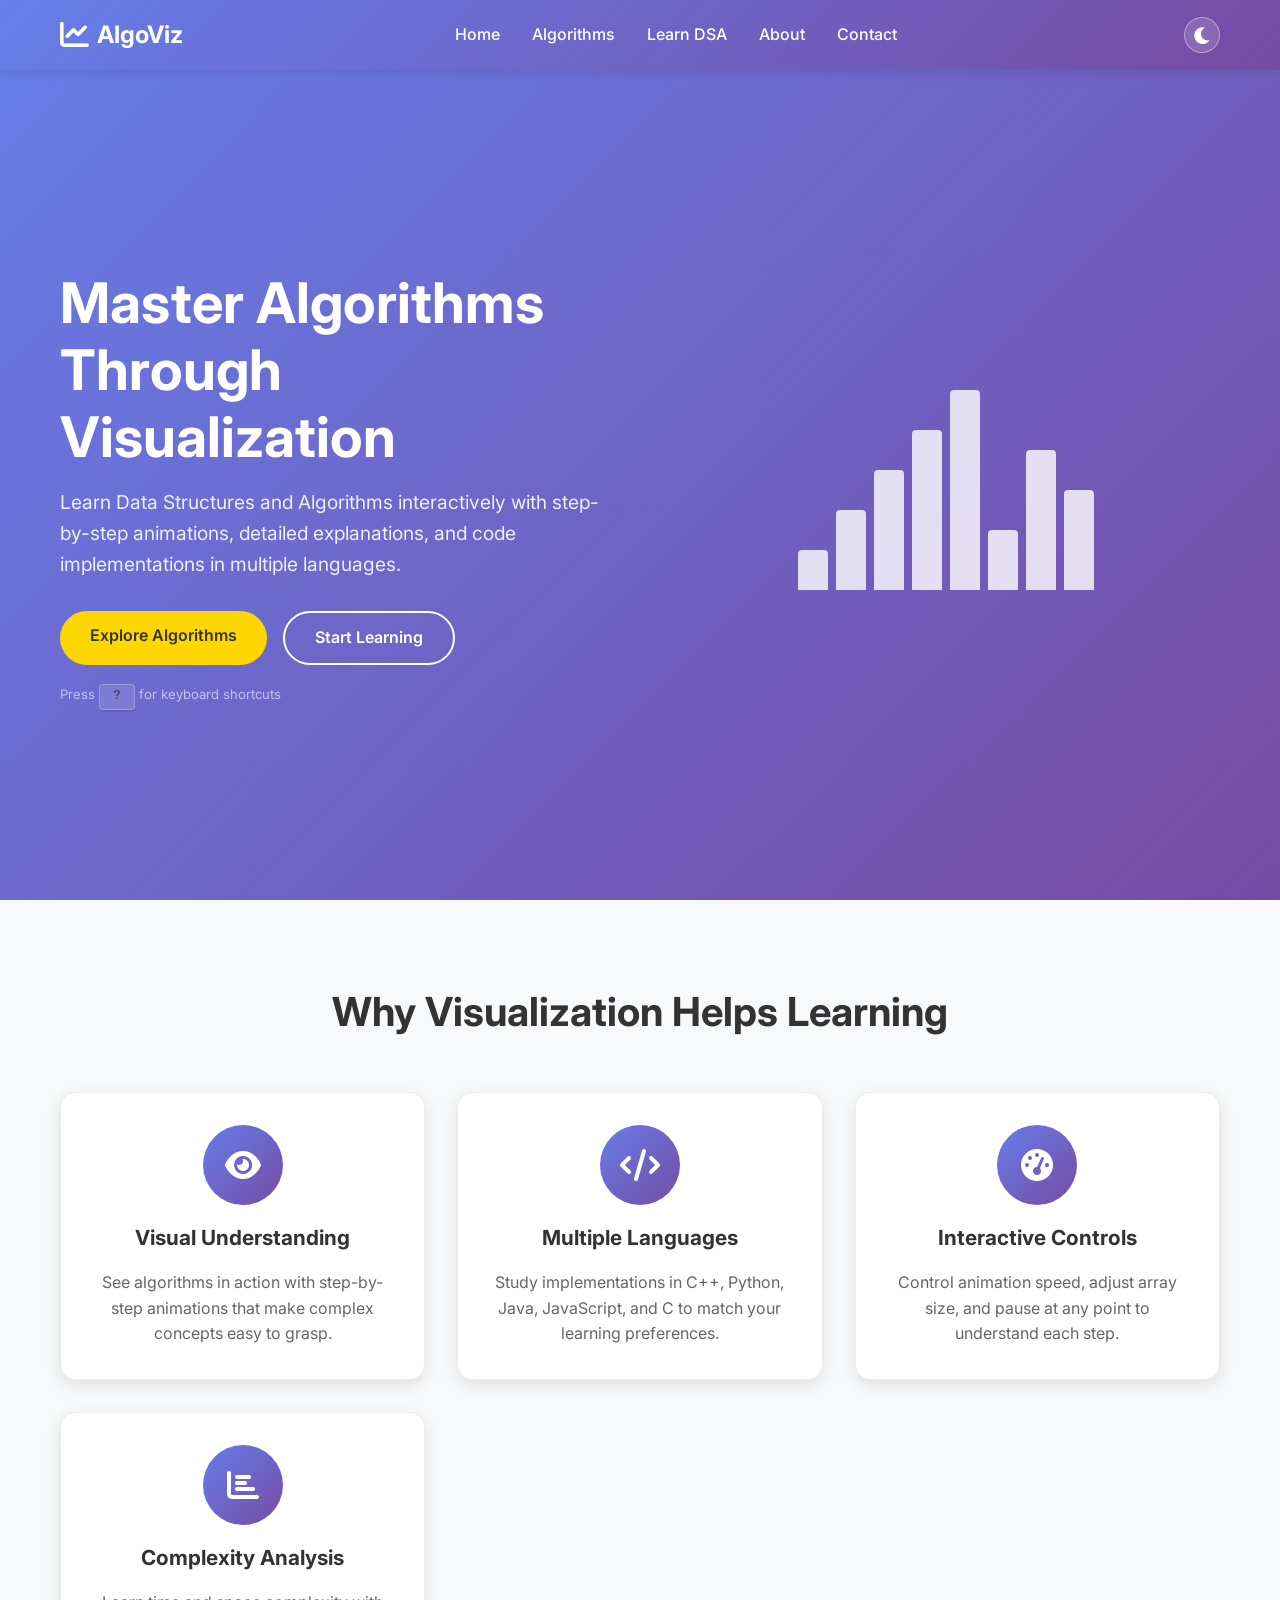
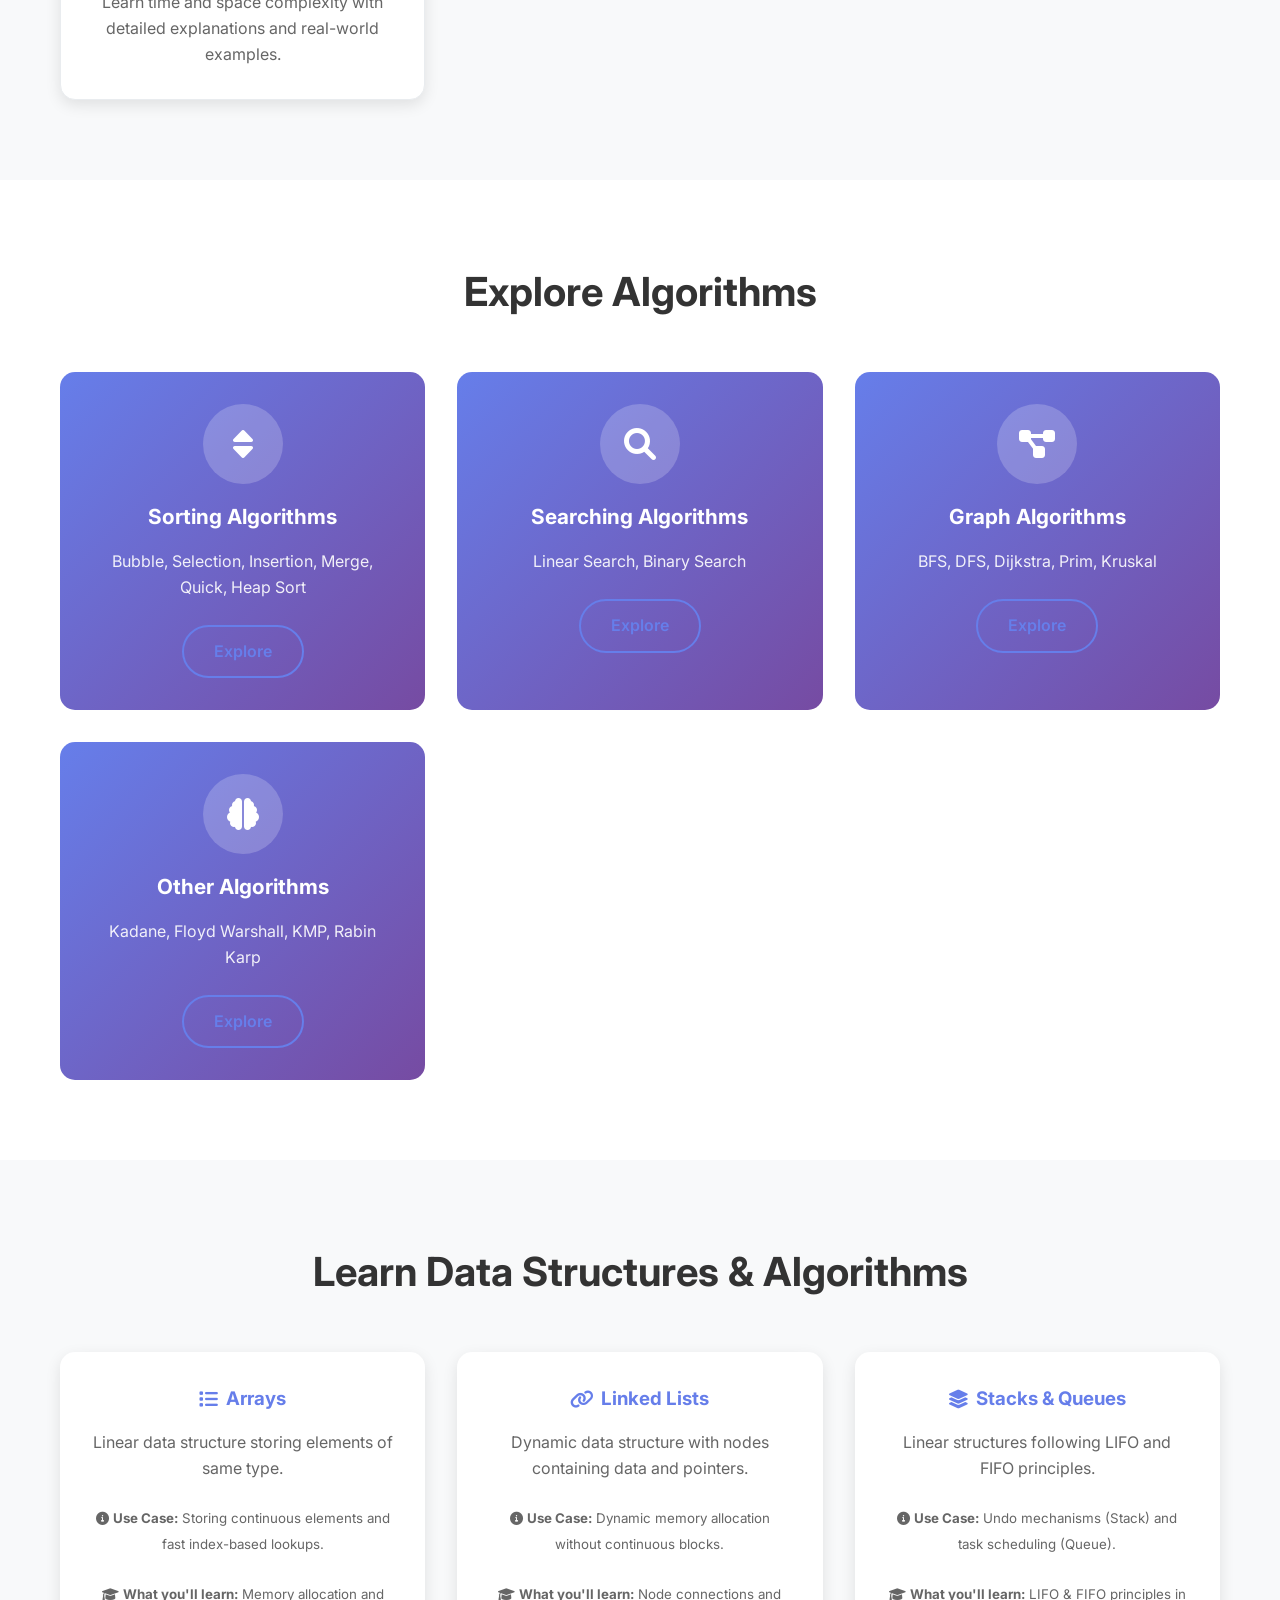
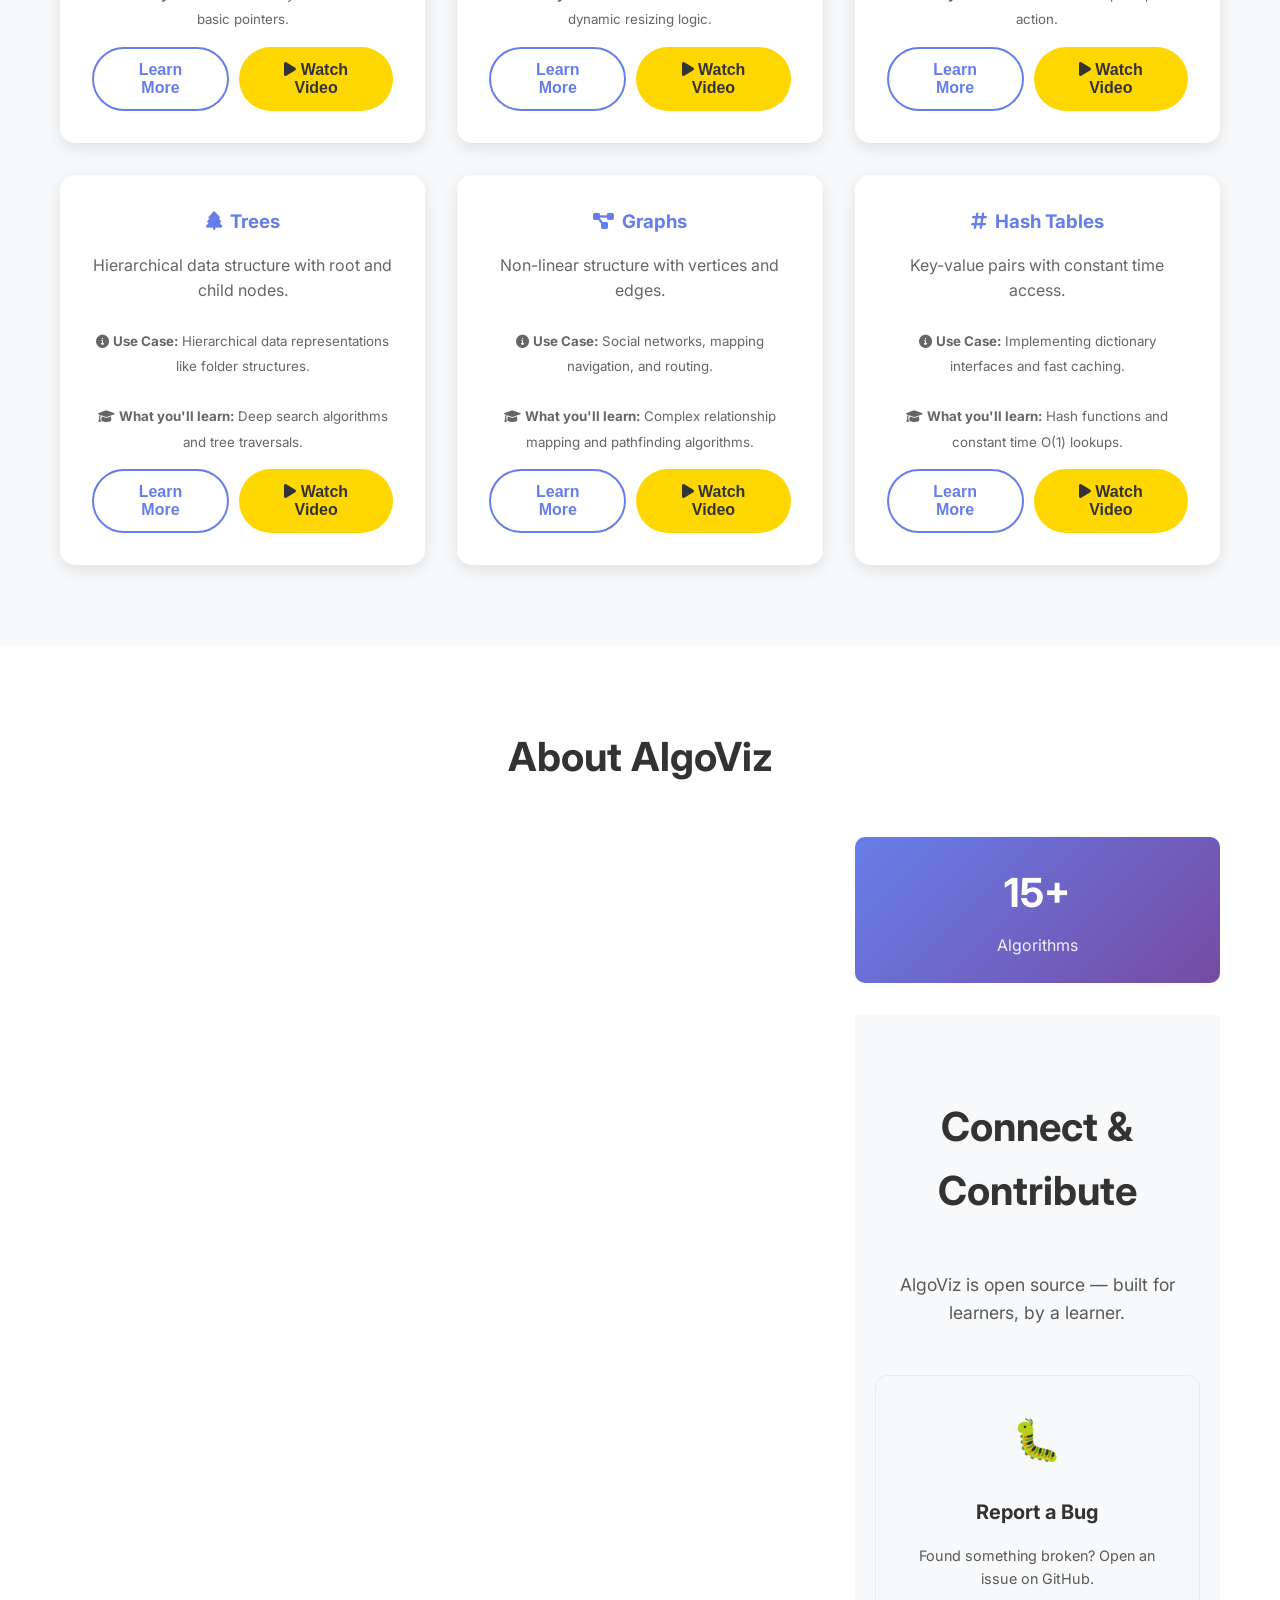
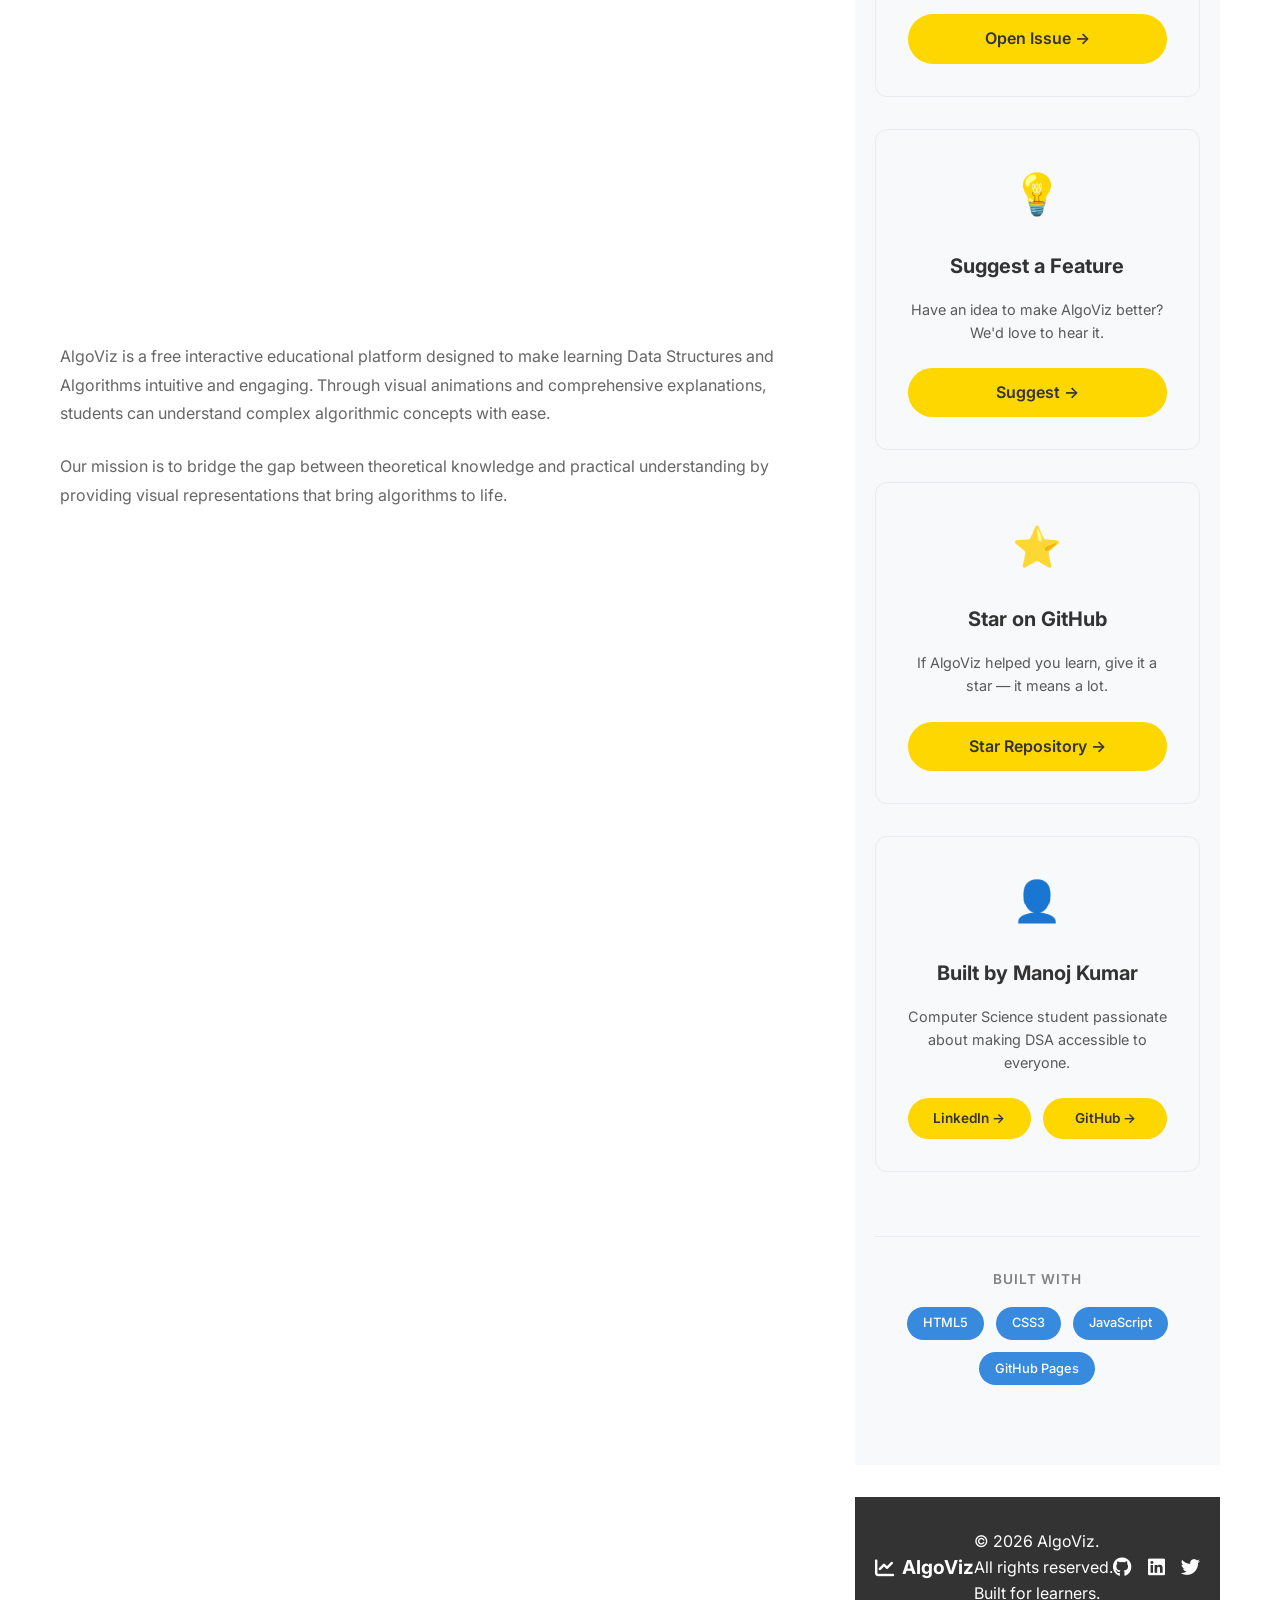
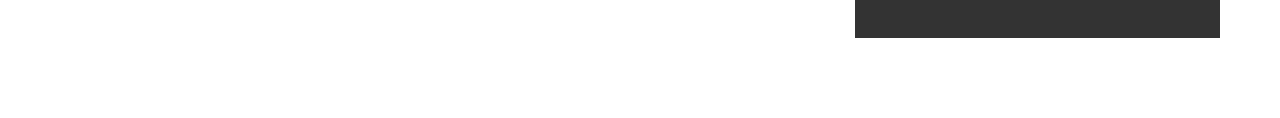
<file: index.html>
<!DOCTYPE html>
<html lang="en">
<head>
    <meta charset="UTF-8">
    <meta name="viewport" content="width=device-width, initial-scale=1.0">
    <title>AlgoViz — Learn DSA Interactively with Animations</title>
    <meta name="description" content="AlgoViz is a free interactive platform to learn Data Structures and Algorithms through step-by-step visualizations, code examples in 5 languages, and detailed explanations.">
    <meta name="theme-color" content="#378ADD">
    <link rel="icon" type="image/svg+xml" href="favicon.svg">
    <meta property="og:title" content="AlgoViz — Learn DSA Interactively with Animations">
    <meta property="og:description" content="AlgoViz is a free interactive platform to learn Data Structures and Algorithms through step-by-step visualizations, code examples in 5 languages, and detailed explanations.">
    <meta property="og:url" content="https://manoj-2514.github.io/algoviz/">
    <meta property="og:image" content="https://manoj-2514.github.io/algoviz/favicon.svg">
    <meta property="og:site_name" content="AlgoViz">
    <meta property="og:type" content="website">
    <script>
        let t = localStorage.getItem('av_theme') || (window.matchMedia('(prefers-color-scheme: dark)').matches ? 'dark' : 'light');
        document.documentElement.setAttribute('data-theme', t);
    </script>
    <link rel="stylesheet" href="css/styles.css">
    <link href="https://cdnjs.cloudflare.com/ajax/libs/font-awesome/6.0.0/css/all.min.css" rel="stylesheet">
    <link href="https://fonts.googleapis.com/css2?family=Inter:wght@300;400;500;600;700&display=swap" rel="stylesheet">
</head>
<body>
    <!-- Navigation -->
    <nav class="navbar" role="navigation" aria-label="Main navigation">
        <div class="nav-container">
            <div class="nav-logo">
                <i class="fas fa-chart-line"></i>
                <span>AlgoViz</span>
            </div>
            <ul class="nav-menu" id="navMenu">
                <li class="nav-item"><a href="#home"       class="nav-link">Home</a></li>
                <li class="nav-item"><a href="#algorithms" class="nav-link">Algorithms</a></li>
                <li class="nav-item"><a href="#learn"      class="nav-link">Learn DSA</a></li>
                <li class="nav-item"><a href="#about"      class="nav-link">About</a></li>
                <li class="nav-item"><a href="#contact"    class="nav-link">Contact</a></li>
            </ul>
            <div class="nav-actions">
                <button id="theme-toggle" onclick="toggleTheme()" aria-label="Toggle dark mode" title="Toggle dark mode"><i class="fas fa-moon"></i></button>
                <button class="nav-toggle" id="navToggle" aria-label="Toggle menu" aria-expanded="false" aria-controls="navMenu">
                    <span class="nav-bar"></span>
                    <span class="nav-bar"></span>
                    <span class="nav-bar"></span>
                </button>
            </div>
        </div>
    </nav>

    <!-- Hero Section -->
    <section id="home" class="hero">
        <div class="hero-container">
            <div class="hero-content">
                <h1 class="hero-title">Master Algorithms Through Visualization</h1>
                <p class="hero-subtitle">
                    Learn Data Structures and Algorithms interactively with step-by-step animations,
                    detailed explanations, and code implementations in multiple languages.
                </p>
                <div class="hero-buttons">
                    <a href="#algorithms" class="btn btn-primary">Explore Algorithms</a>
                    <a href="#learn"      class="btn btn-secondary">Start Learning</a>
                </div>
                <p style="margin-top:1.2rem;font-size:0.82rem;opacity:0.6;color:white;">
                    Press <kbd style="background:rgba(255,255,255,0.2);border:1px solid rgba(255,255,255,0.4);border-radius:4px;padding:2px 7px;font-size:0.78rem;">?</kbd> for keyboard shortcuts
                </p>
            </div>
            <div class="hero-visual">
                <div class="algorithm-preview">
                    <div class="hero-bar" style="height: 20%"></div>
                    <div class="hero-bar" style="height: 40%"></div>
                    <div class="hero-bar" style="height: 60%"></div>
                    <div class="hero-bar" style="height: 80%"></div>
                    <div class="hero-bar" style="height: 100%"></div>
                    <div class="hero-bar" style="height: 30%"></div>
                    <div class="hero-bar" style="height: 70%"></div>
                    <div class="hero-bar" style="height: 50%"></div>
                </div>
            </div>
        </div>
    </section>

    <!-- Features Section -->
    <section id="features" class="features">
        <div class="container">
            <h2 class="section-title">Why Visualization Helps Learning</h2>
            <div class="features-grid">
                <div class="feature-card">
                    <div class="feature-icon"><i class="fas fa-eye"></i></div>
                    <h3>Visual Understanding</h3>
                    <p>See algorithms in action with step-by-step animations that make complex concepts easy to grasp.</p>
                </div>
                <div class="feature-card">
                    <div class="feature-icon"><i class="fas fa-code"></i></div>
                    <h3>Multiple Languages</h3>
                    <p>Study implementations in C++, Python, Java, JavaScript, and C to match your learning preferences.</p>
                </div>
                <div class="feature-card">
                    <div class="feature-icon"><i class="fas fa-tachometer-alt"></i></div>
                    <h3>Interactive Controls</h3>
                    <p>Control animation speed, adjust array size, and pause at any point to understand each step.</p>
                </div>
                <div class="feature-card">
                    <div class="feature-icon"><i class="fas fa-chart-bar"></i></div>
                    <h3>Complexity Analysis</h3>
                    <p>Learn time and space complexity with detailed explanations and real-world examples.</p>
                </div>
            </div>
        </div>
    </section>

    <!-- Algorithm Categories -->
    <section id="algorithms" class="algorithm-categories">
        <div class="container">
            <h2 class="section-title">Explore Algorithms</h2>
            <div class="categories-grid">
                <div class="category-card" data-category="sorting" onclick="window.location.href='sorting.html'" style="cursor: pointer;">
                    <div class="category-icon"><i class="fas fa-sort"></i></div>
                    <h3>Sorting Algorithms</h3>
                    <p>Bubble, Selection, Insertion, Merge, Quick, Heap Sort</p>
                    <a href="sorting.html" class="btn btn-outline" onclick="event.stopPropagation()">Explore</a>
                </div>
                <div class="category-card" data-category="searching" onclick="window.location.href='searching.html'" style="cursor: pointer;">
                    <div class="category-icon"><i class="fas fa-search"></i></div>
                    <h3>Searching Algorithms</h3>
                    <p>Linear Search, Binary Search</p>
                    <a href="searching.html" class="btn btn-outline" onclick="event.stopPropagation()">Explore</a>
                </div>
                <div class="category-card" data-category="graph" onclick="window.location.href='graph.html'" style="cursor: pointer;">
                    <div class="category-icon"><i class="fas fa-project-diagram"></i></div>
                    <h3>Graph Algorithms</h3>
                    <p>BFS, DFS, Dijkstra, Prim, Kruskal</p>
                    <a href="graph.html" class="btn btn-outline" onclick="event.stopPropagation()">Explore</a>
                </div>
                <div class="category-card" data-category="other" onclick="window.location.href='other.html'" style="cursor: pointer;">
                    <div class="category-icon"><i class="fas fa-brain"></i></div>
                    <h3>Other Algorithms</h3>
                    <p>Kadane, Floyd Warshall, KMP, Rabin Karp</p>
                    <a href="other.html" class="btn btn-outline" onclick="event.stopPropagation()">Explore</a>
                </div>
            </div>
        </div>
    </section>

    <!-- Learn DSA Section -->
    <section id="learn" class="learn-dsa">
        <div class="container">
            <h2 class="section-title">Learn Data Structures &amp; Algorithms</h2>
            <div class="dsa-grid">
                <div class="dsa-card">
                    <h3><i class="fas fa-list"></i> Arrays</h3>
                    <p>Linear data structure storing elements of same type.</p>
                    <p class="use-case"><small><i class="fas fa-info-circle"></i> <strong>Use Case:</strong> Storing continuous elements and fast index-based lookups.</small></p>
                    <p class="learning-outcome" style="margin-bottom:15px;"><small><i class="fas fa-graduation-cap"></i> <strong>What you'll learn:</strong> Memory allocation and basic pointers.</small></p>
                    <div style="display:flex;gap:10px;">
                        <button class="btn btn-outline" onclick="openDSAModal('arrays')">Learn More</button>
                        <button class="btn btn-primary" onclick="openVideoModal('arrays')"><i class="fas fa-play"></i> Watch Video</button>
                    </div>
                </div>
                <div class="dsa-card">
                    <h3><i class="fas fa-link"></i> Linked Lists</h3>
                    <p>Dynamic data structure with nodes containing data and pointers.</p>
                    <p class="use-case"><small><i class="fas fa-info-circle"></i> <strong>Use Case:</strong> Dynamic memory allocation without continuous blocks.</small></p>
                    <p class="learning-outcome" style="margin-bottom:15px;"><small><i class="fas fa-graduation-cap"></i> <strong>What you'll learn:</strong> Node connections and dynamic resizing logic.</small></p>
                    <div style="display:flex;gap:10px;">
                        <button class="btn btn-outline" onclick="openDSAModal('linked-lists')">Learn More</button>
                        <button class="btn btn-primary" onclick="openVideoModal('linked-lists')"><i class="fas fa-play"></i> Watch Video</button>
                    </div>
                </div>
                <div class="dsa-card">
                    <h3><i class="fas fa-layer-group"></i> Stacks &amp; Queues</h3>
                    <p>Linear structures following LIFO and FIFO principles.</p>
                    <p class="use-case"><small><i class="fas fa-info-circle"></i> <strong>Use Case:</strong> Undo mechanisms (Stack) and task scheduling (Queue).</small></p>
                    <p class="learning-outcome" style="margin-bottom:15px;"><small><i class="fas fa-graduation-cap"></i> <strong>What you'll learn:</strong> LIFO &amp; FIFO principles in action.</small></p>
                    <div style="display:flex;gap:10px;">
                        <button class="btn btn-outline" onclick="openDSAModal('stacks-queues')">Learn More</button>
                        <button class="btn btn-primary" onclick="openVideoModal('stacks-queues')"><i class="fas fa-play"></i> Watch Video</button>
                    </div>
                </div>
                <div class="dsa-card">
                    <h3><i class="fas fa-tree"></i> Trees</h3>
                    <p>Hierarchical data structure with root and child nodes.</p>
                    <p class="use-case"><small><i class="fas fa-info-circle"></i> <strong>Use Case:</strong> Hierarchical data representations like folder structures.</small></p>
                    <p class="learning-outcome" style="margin-bottom:15px;"><small><i class="fas fa-graduation-cap"></i> <strong>What you'll learn:</strong> Deep search algorithms and tree traversals.</small></p>
                    <div style="display:flex;gap:10px;">
                        <button class="btn btn-outline" onclick="openDSAModal('trees')">Learn More</button>
                        <button class="btn btn-primary" onclick="openVideoModal('trees')"><i class="fas fa-play"></i> Watch Video</button>
                    </div>
                </div>
                <div class="dsa-card">
                    <h3><i class="fas fa-project-diagram"></i> Graphs</h3>
                    <p>Non-linear structure with vertices and edges.</p>
                    <p class="use-case"><small><i class="fas fa-info-circle"></i> <strong>Use Case:</strong> Social networks, mapping navigation, and routing.</small></p>
                    <p class="learning-outcome" style="margin-bottom:15px;"><small><i class="fas fa-graduation-cap"></i> <strong>What you'll learn:</strong> Complex relationship mapping and pathfinding algorithms.</small></p>
                    <div style="display:flex;gap:10px;">
                        <button class="btn btn-outline" onclick="openDSAModal('graphs')">Learn More</button>
                        <button class="btn btn-primary" onclick="openVideoModal('graphs')"><i class="fas fa-play"></i> Watch Video</button>
                    </div>
                </div>
                <div class="dsa-card">
                    <h3><i class="fas fa-hashtag"></i> Hash Tables</h3>
                    <p>Key-value pairs with constant time access.</p>
                    <p class="use-case"><small><i class="fas fa-info-circle"></i> <strong>Use Case:</strong> Implementing dictionary interfaces and fast caching.</small></p>
                    <p class="learning-outcome" style="margin-bottom:15px;"><small><i class="fas fa-graduation-cap"></i> <strong>What you'll learn:</strong> Hash functions and constant time O(1) lookups.</small></p>
                    <div style="display:flex;gap:10px;">
                        <button class="btn btn-outline" onclick="openDSAModal('hash-tables')">Learn More</button>
                        <button class="btn btn-primary" onclick="openVideoModal('hash-tables')"><i class="fas fa-play"></i> Watch Video</button>
                    </div>
                </div>
            </div>
        </div>
    </section>

    <!-- DSA Information Modal -->
    <div id="dsaModal" class="modal" role="dialog" aria-modal="true" aria-labelledby="dsaModalTitle">
        <div class="modal-content">
            <div class="modal-header">
                <h2 id="dsaModalTitle">Data Structure Details</h2>
                <span class="close dsa-close" role="button" tabindex="0" aria-label="Close">&times;</span>
            </div>
            <div class="modal-body" id="dsaModalBody" style="padding:1.5rem;line-height:1.7;font-size:1.05rem;">
                <!-- Content injected via JS -->
            </div>
            <div class="modal-footer" style="padding:1.5rem; border-top:1px solid #eee; text-align:right;">
                <button class="btn btn-primary" onclick="closeDSAModal()">Got it!</button>
            </div>
        </div>
    </div>

    <!-- Video Modal -->
    <div id="videoModal" class="modal" role="dialog" aria-modal="true" aria-labelledby="videoModalTitle">
        <div class="modal-content" style="max-width: 800px; padding-bottom: 0;">
            <div class="modal-header">
                <h2 id="videoModalTitle">Learn Data Structures</h2>
                <span class="close video-close" role="button" tabindex="0" aria-label="Close" onclick="closeVideoModal()">&times;</span>
            </div>
            <div class="video-language-selector" style="padding: 15px; background: #f8f9fa; border-bottom: 1px solid #eee;">
                <h4 style="margin: 0 0 10px 0; font-size: 1rem; color: #444;">📘 Concept Video</h4>
                <div style="display:flex; gap:10px; margin-bottom: 15px;">
                    <button class="lang-tab active" data-vid-type="concept" onclick="changeVideoLang('concept')" id="conceptBtn">Core Concept</button>
                </div>
                
                <h4 style="margin: 0 0 10px 0; font-size: 1rem; color: #444;">💻 Implementation (Optional)</h4>
                <div id="implementationButtonsContainer" style="display:flex; gap:10px; overflow-x: auto;">
                    <!-- Buttons dynamically injected via JS -->
                </div>
            </div>
            <div class="modal-body" style="padding:0;">
                <div style="position: relative; padding-bottom: 56.25%; height: 0; overflow: hidden; max-width: 100%;">
                    <iframe id="youtubePlayer" style="position: absolute; top: 0; left: 0; width: 100%; height: 100%;" src="" title="YouTube video player" frameborder="0" allow="accelerometer; autoplay; clipboard-write; encrypted-media; gyroscope; picture-in-picture" allowfullscreen></iframe>
                </div>
            </div>
        </div>
    </div>

    <!-- About Section -->
    <section id="about" class="about">
        <div class="container">
            <h2 class="section-title">About AlgoViz</h2>
            <div class="about-content">
                <div class="about-text">
                    <p>
                        AlgoViz is a free interactive educational platform designed to make learning Data Structures
                        and Algorithms intuitive and engaging. Through visual animations and comprehensive explanations,
                        students can understand complex algorithmic concepts with ease.
                    </p>
                    <p>
                        Our mission is to bridge the gap between theoretical knowledge and practical understanding
                        by providing visual representations that bring algorithms to life.
                    </p>
                </div>
                <div class="about-stats">
                    <div class="stat"><h3>15+</h3><p>Algorithms</p></div>
    <!-- Connect & Contribute Section -->
    <section id="contact" class="contact">
        <div class="container">
            <h2 class="section-title">Connect & Contribute</h2>
            <p class="section-subtitle" style="text-align: center; margin-bottom: 3rem; opacity: 0.8; font-size: 1.1rem;">
                AlgoViz is open source — built for learners, by a learner.
            </p>
            
            <div class="contribute-grid">
                <div class="contribute-card">
                    <div class="card-icon">🐛</div>
                    <h3>Report a Bug</h3>
                    <p>Found something broken? Open an issue on GitHub.</p>
                    <a href="https://github.com/manoj-2514/algoviz/issues/new" target="_blank" rel="noopener" class="btn btn-primary">Open Issue →</a>
                </div>

                <div class="contribute-card">
                    <div class="card-icon">💡</div>
                    <h3>Suggest a Feature</h3>
                    <p>Have an idea to make AlgoViz better? We'd love to hear it.</p>
                    <a href="https://github.com/manoj-2514/algoviz/issues/new" target="_blank" rel="noopener" class="btn btn-primary">Suggest →</a>
                </div>

                <div class="contribute-card">
                    <div class="card-icon">⭐</div>
                    <h3>Star on GitHub</h3>
                    <p>If AlgoViz helped you learn, give it a star — it means a lot.</p>
                    <a href="https://github.com/manoj-2514/algoviz" target="_blank" rel="noopener" class="btn btn-primary">Star Repository →</a>
                </div>

                <div class="contribute-card card-profile">
                    <div class="card-icon">👤</div>
                    <h3>Built by Manoj Kumar</h3>
                    <p>Computer Science student passionate about making DSA accessible to everyone.</p>
                    <div class="profile-links">
                        <a href="https://linkedin.com/in/p-manoj-kumar-5652113ba" target="_blank" rel="noopener" class="btn btn-primary">LinkedIn →</a>
                        <a href="https://github.com/manoj-2514" target="_blank" rel="noopener" class="btn btn-primary">GitHub →</a>
                    </div>
                </div>
            </div>

            <div class="tech-stack-strip">
                <span class="tech-label">Built with</span>
                <div class="tech-badges">
                    <span class="tech-badge">HTML5</span>
                    <span class="tech-badge">CSS3</span>
                    <span class="tech-badge">JavaScript</span>
                    <span class="tech-badge">GitHub Pages</span>
                </div>
            </div>
        </div>
    </section>

    <!-- Footer -->
    <footer class="footer">
        <div class="container">
            <div class="footer-content">
                <div class="footer-logo">
                    <i class="fas fa-chart-line"></i>
                    <span>AlgoViz</span>
                </div>
                <p>&copy; <span id="footer-year"></span> AlgoViz. All rights reserved. Built for learners.</p>
                <div class="social-links">
                    <a href="https://github.com/manoj-2514" target="_blank" rel="noopener" aria-label="GitHub"><i class="fab fa-github"></i></a>
                    <a href="https://linkedin.com/in/p-manoj-kumar-5652113ba" target="_blank" rel="noopener" aria-label="LinkedIn"><i class="fab fa-linkedin"></i></a>
                    <a href="https://twitter.com/YOUR-TWITTER-ID" target="_blank" rel="noopener" aria-label="Twitter"><i class="fab fa-twitter"></i></a>
                </div>
    </footer>

    <!-- Load shared utilities -->
    <script src="js/utils.js?v=7"></script>
    <script src="js/visualizer.js?v=3"></script>
    <script src="js/algorithms.js?v=3"></script>
    <script src="js/main.js?v=7"></script>
    <script src="js/themeManager.js"></script>

    <script>
        // Nav toggle
        document.getElementById('navToggle').addEventListener('click', function() {
            const menu = document.getElementById('navMenu');
            const expanded = this.getAttribute('aria-expanded') === 'true';
            this.setAttribute('aria-expanded', String(!expanded));
            menu.classList.toggle('active');
        });

        // Smooth scrolling for hash links on this page
        document.querySelectorAll('a[href^="#"]').forEach(anchor => {
            anchor.addEventListener('click', function(e) {
                const target = document.querySelector(this.getAttribute('href'));
                if (target) { e.preventDefault(); target.scrollIntoView({ behavior: 'smooth' }); }
            });
        });

        // Footer auto year
        document.getElementById('footer-year').textContent = new Date().getFullYear();

        // DSA modal close
        document.querySelectorAll('.dsa-close').forEach(btn => {
            btn.addEventListener('click', () => {
                document.getElementById('dsaModal').style.display = 'none';
            });
            btn.addEventListener('keydown', e => {
                if (e.key === 'Enter' || e.key === ' ') {
                    document.getElementById('dsaModal').style.display = 'none';
                }
            });
        });
    </script>
</body>
</html>
</file>
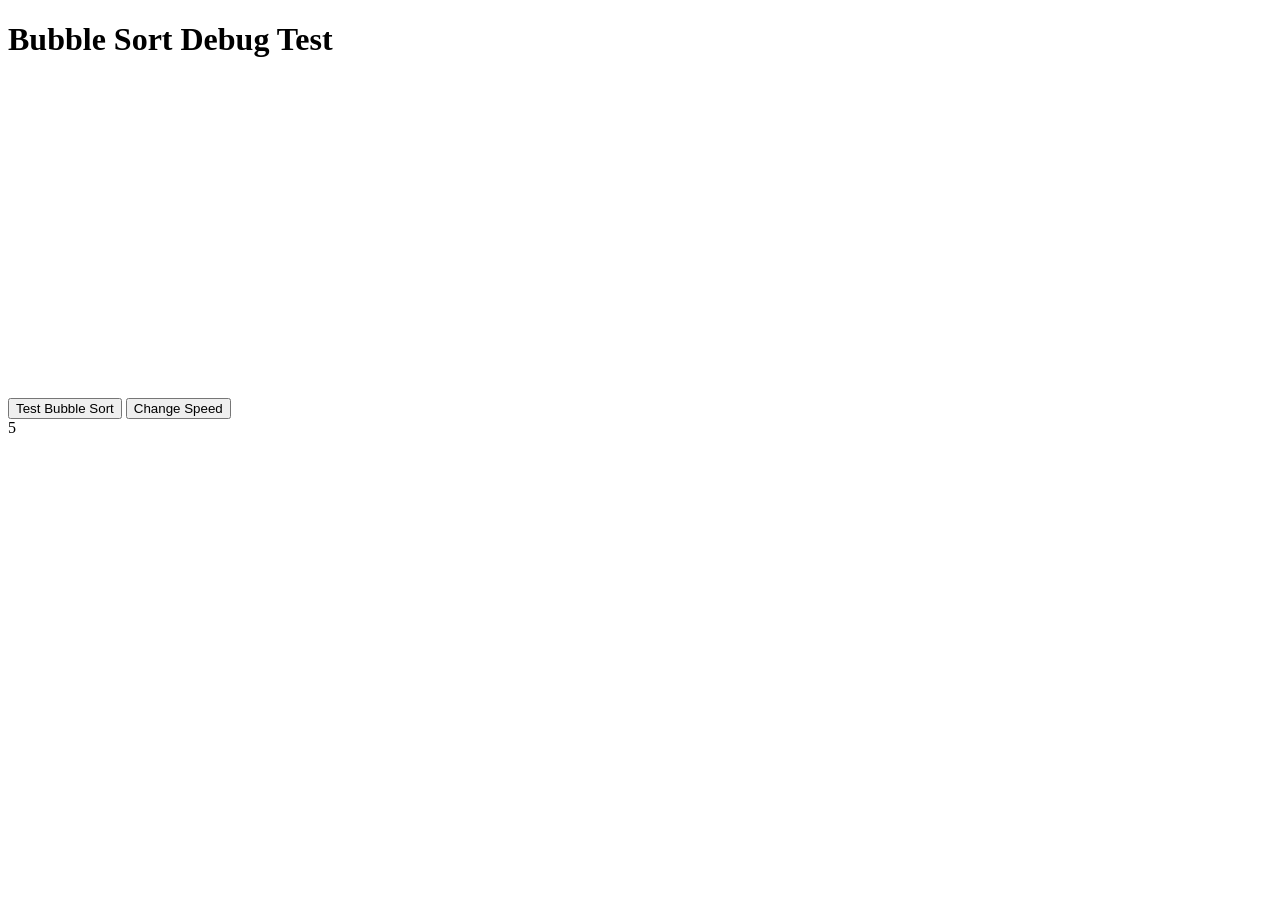
<file: debug_test.html>
<!DOCTYPE html>
<html>
<head>
    <title>Debug Test</title>
    <style>
        .visualizer-bar { background: linear-gradient(135deg, #667eea 0%, #764ba2 100%); transition: all 0.3s ease; }
        .visualizer-bar.comparing { background: #ff9800; }
        .visualizer-bar.sorted { background: #4caf50; }
        .visualizer { display: flex; align-items: flex-end; gap: 2px; height: 300px; }
    </style>
</head>
<body>
    <h1>Bubble Sort Debug Test</h1>
    <div id="visualizer" class="visualizer"></div>
    <br>
    <button onclick="testBubbleSort()">Test Bubble Sort</button>
    <button onclick="testSpeed()">Change Speed</button>
    <div id="speed">5</div>

    <script src="js/visualizer.js"></script>
    <script>
        let testArray = [5, 3, 8, 1, 2];
        let viz = new Visualizer('visualizer');
        
        function testBubbleSort() {
            console.log('Testing bubble sort...');
            viz.initializeArray(testArray);
            bubbleSortTest();
        }
        
        async function bubbleSortTest() {
            const arr = [...testArray];
            const n = arr.length;
            
            for (let i = 0; i < n - 1; i++) {
                for (let j = 0; j < n - i - 1; j++) {
                    viz.highlightBars([j, j + 1], 'comparing');
                    await window.AlgoViz.delay(500);
                    
                    if (arr[j] > arr[j + 1]) {
                        viz.swapBars(j, j + 1);
                        await window.AlgoViz.delay(500);
                    }
                    
                    viz.unhighlightBars([j, j + 1]);
                }
                viz.highlightBars([n - i - 1], 'sorted');
            }
            viz.highlightBars([0], 'sorted');
        }
        
        function testSpeed() {
            window.AlgoViz.animationSpeed = 10;
            document.getElementById('speed').textContent = '10';
        }
    </script>
</body>
</html>
</file>
<file: css/styles.css>
/* ─── CSS Custom Properties (Light & Dark Mode) ──────────────────────────── */
:root {
    /* Surfaces */
    --bg-primary:      #ffffff;
    --bg-secondary:    #f8f9fa;
    --bg-card:         #ffffff;
    --bg-elevated:     #ffffff;
    --bg-visualizer:   #ffffff;
    --bg-code:         #1e1e1e;

    /* Text */
    --text-primary:    #333333;
    --text-secondary:  #666666;
    --text-muted:      #999999;
    --code-text:       #d4d4d4;

    /* Borders & shadows */
    --border-color:    #e9ecef;
    --border-subtle:   #dddddd;
    --shadow-color:    rgba(0, 0, 0, 0.1);

    /* Accent */
    --accent:          #667eea;
    --accent-hover:    #5a6fd6;

    /* Inputs */
    --input-bg:        #ffffff;
    --input-border:    #dddddd;

    /* Component surfaces */
    --nav-bg:          linear-gradient(135deg, #667eea 0%, #764ba2 100%);
    --hero-bg:         linear-gradient(135deg, #667eea 0%, #764ba2 100%);
    --modal-bg:        #fefefe;
    --footer-bg:       #333333;
    --counter-bg:      linear-gradient(135deg, #667eea 0%, #764ba2 100%);
    --section-alt:     #f8f9fa;
    --overlay-bg:      rgba(255, 255, 255, 0.7);

    /* Explanation panel variants */
    --explanation-bg:  #ffffff;
    --comparison-bg:   #fff3e0;
    --swap-bg:         #e3f2fd;
    --sorted-bg:       #e8f5e9;
    --pivot-bg:        #ffebee;
    --algo-bg:         #f3e5f5;
    --example-bg:      #e3f2fd;
    --step-heading:    #2e7d32;

    /* SVG / graph surfaces */
    --svg-bg:          linear-gradient(135deg, #fafafa 0%, #f5f5f5 100%);

    --transition:      0.3s ease;
}

[data-theme="dark"] {
    --bg-primary:      #0f1117;
    --bg-secondary:    #1a1b2e;
    --bg-card:         #1e2030;
    --bg-elevated:     #252840;
    --bg-visualizer:   #141622;
    --bg-code:         #0a0a0f;

    --text-primary:    #e4e4ef;
    --text-secondary:  #9a9ab0;
    --text-muted:      #6b6b85;
    --code-text:       #cdd6f4;

    --border-color:    #2a2d45;
    --border-subtle:   #353850;
    --shadow-color:    rgba(0, 0, 0, 0.45);

    --accent:          #7c93ff;
    --accent-hover:    #94a8ff;

    --input-bg:        #1a1b2e;
    --input-border:    #353850;

    --nav-bg:          linear-gradient(135deg, #1e2040 0%, #2d1b50 100%);
    --hero-bg:         linear-gradient(135deg, #0f1025 0%, #1a0d40 100%);
    --modal-bg:        #1a1b2e;
    --footer-bg:       #0a0b12;
    --counter-bg:      linear-gradient(135deg, #2a2d50 0%, #3a2060 100%);
    --section-alt:     #13141f;
    --overlay-bg:      rgba(0, 0, 0, 0.5);

    --explanation-bg:  #1e2030;
    --comparison-bg:   #2a2010;
    --swap-bg:         #0f1a30;
    --sorted-bg:       #0f2518;
    --pivot-bg:        #2a1015;
    --algo-bg:         #1f1030;
    --example-bg:      #0f1a30;
    --step-heading:    #66bb6a;

    --svg-bg:          linear-gradient(135deg, #141622 0%, #1a1b2e 100%);

    --transition:      0.3s ease;
}

/* ─── Theme Transition (background-color + color only, 0.2s) ─────────────── */
*, *::before, *::after {
    transition: background-color 0.2s ease, color 0.2s ease;
}

/* ─── Reset and Base Styles ───────────────────────────────────────────────── */
* {
    margin: 0;
    padding: 0;
    box-sizing: border-box;
}

body {
    font-family: 'Inter', 'Segoe UI', Tahoma, Geneva, Verdana, sans-serif;
    line-height: 1.6;
    color: var(--text-primary);
    background: var(--bg-primary);
    overflow-x: hidden;
    display: flex;
    flex-direction: column;
    min-height: 100vh;
    transition: background var(--transition), color var(--transition);
}
/* Make page content stretch */
.algorithm-page {
    flex: 1;
    padding-top: 100px;
}

/* Push footer to bottom */
.footer {
    margin-top: auto;
}
.container {
    max-width: 1200px;
    margin: 0 auto;
    padding: 0 20px;
}

/* Algorithm Pages */
.algorithm-page {
    flex: 1;
    padding: 120px 0 80px 0;
}

.page-title {
    font-size: 2.5rem;
    color: var(--text-primary);
    margin-bottom: 1rem;
    text-align: center;
}

.page-description {
    font-size: 1.1rem;
    color: var(--text-secondary);
    text-align: center;
    margin-bottom: 3rem;
}

/* Navigation */
.navbar {
    background: var(--nav-bg);
    padding: 1rem 0;
    position: fixed;
    width: 100%;
    top: 0;
    z-index: 1000;
    box-shadow: 0 2px 10px var(--shadow-color);
    transition: background var(--transition);
}

.nav-container {
    max-width: 1200px;
    margin: 0 auto;
    padding: 0 20px;
    display: flex;
    justify-content: space-between;
    align-items: center;
}

.nav-logo {
    display: flex;
    align-items: center;
    color: white;
    font-size: 1.5rem;
    font-weight: bold;
}

.nav-logo i {
    margin-right: 0.5rem;
    font-size: 1.8rem;
}

.nav-menu {
    display: flex;
    list-style: none;
    gap: 2rem;
}

.nav-link {
    color: white;
    text-decoration: none;
    font-weight: 500;
    transition: color 0.3s ease;
}

.nav-link:hover {
    color: #ffd700;
}

.nav-toggle {
    display: none;
    flex-direction: column;
    gap: 5px;
    cursor: pointer;
    align-items: center;
    justify-content: center;
    background: none;
    border: none;
    padding: 4px;
}

/* Dark Mode Toggle Button */
#theme-toggle {
    background: rgba(255,255,255,0.15);
    border: 1px solid rgba(255,255,255,0.4);
    color: white;
    width: 36px;
    height: 36px;
    border-radius: 50%;
    cursor: pointer;
    font-size: 1.2rem; /* slightly larger for emojis */
    display: flex;
    align-items: center;
    justify-content: center;
    transition: all 0.3s ease;
    margin-left: 1rem;
}
#theme-toggle:hover {
    background: rgba(255,255,255,0.3);
    transform: rotate(20deg);
}

/* Hamburger bar lines — use .nav-bar to avoid collision with .bar hero class */
.nav-bar {
    width: 25px;
    height: 3px;
    background: white;
    border-radius: 2px;
    transition: 0.3s;
    display: block;
}

/* Hero Section */
.hero {
    background: var(--hero-bg);
    min-height: 100vh;
    display: flex;
    align-items: center;
    padding-top: 80px;
    transition: background var(--transition);
}

.hero-container {
    max-width: 1200px;
    margin: 0 auto;
    padding: 0 20px;
    display: grid;
    grid-template-columns: 1fr 1fr;
    gap: 4rem;
    align-items: center;
}

.hero-content {
    color: white;
}

.hero-title {
    font-size: 3.5rem;
    font-weight: bold;
    margin-bottom: 1rem;
    line-height: 1.2;
}

.hero-subtitle {
    font-size: 1.2rem;
    margin-bottom: 2rem;
    opacity: 0.9;
}

.hero-buttons {
    display: flex;
    gap: 1rem;
}

.btn {
    padding: 12px 30px;
    border: none;
    border-radius: 50px;
    font-size: 1rem;
    font-weight: 600;
    cursor: pointer;
    transition: all 0.3s ease;
    text-decoration: none;
    display: inline-block;
}

.btn-primary {
    background: #ffd700;
    color: var(--text-primary);
}

.btn-primary:hover {
    background: #ffed4e;
    transform: translateY(-2px);
    box-shadow: 0 10px 20px rgba(255, 215, 0, 0.3);
}

.btn-secondary {
    background: transparent;
    color: white;
    border: 2px solid white;
}

.btn-secondary:hover {
    background: white;
    color: var(--accent);
}

.btn-outline {
    background: transparent;
    color: var(--accent);
    border: 2px solid var(--accent);
}

.btn-outline:hover {
    background: var(--accent);
    color: white;
}

.btn-warning {
    background: #ff9800;
    color: white;
}

.btn-danger {
    background: #f44336;
    color: white;
}

/* Hero Visual */
.hero-visual {
    display: flex;
    justify-content: center;
    align-items: center;
}

.algorithm-preview {
    display: flex;
    align-items: flex-end;
    gap: 8px;
    height: 200px;
}

/* RENAMED from .bar to .hero-bar to avoid nav collision */
.hero-bar {
    width: 30px;
    background: rgba(255, 255, 255, 0.8);
    border-radius: 4px 4px 0 0;
    animation: pulse 2s infinite;
}

.hero-bar:nth-child(odd) {
    animation-delay: 0.5s;
}

@keyframes pulse {
    0%, 100% { opacity: 0.6; }
    50% { opacity: 1; }
}

/* Features Section */
.features {
    padding: 80px 0;
    background: var(--section-alt);
    flex: 1;
    transition: background var(--transition);
}

.section-title {
    text-align: center;
    font-size: 2.5rem;
    margin-bottom: 3rem;
    color: var(--text-primary);
    transition: color var(--transition);
}

.features-grid {
    display: grid;
    grid-template-columns: repeat(auto-fit, minmax(280px, 1fr));
    gap: 2rem;
}

.feature-card {
    background: var(--bg-card);
    padding: 2rem;
    border-radius: 15px;
    text-align: center;
    box-shadow: 0 5px 15px var(--shadow-color);
    transition: transform 0.3s ease, background var(--transition);
    border: 1px solid var(--border-color);
}

.feature-card:hover {
    transform: translateY(-10px);
}

.feature-icon {
    width: 80px;
    height: 80px;
    background: linear-gradient(135deg, #667eea 0%, #764ba2 100%);
    border-radius: 50%;
    display: flex;
    align-items: center;
    justify-content: center;
    margin: 0 auto 1rem;
}

.feature-icon i {
    font-size: 2rem;
    color: white;
}

.feature-card h3 {
    font-size: 1.3rem;
    margin-bottom: 1rem;
    color: var(--text-primary);
}

.feature-card p {
    color: var(--text-secondary);
    line-height: 1.6;
}

/* Algorithm Categories */
.algorithm-categories {
    padding: 80px 0;
    background: var(--bg-primary);
}

.categories-grid {
    display: grid;
    grid-template-columns: repeat(auto-fit, minmax(280px, 1fr));
    gap: 2rem;
}

.category-card {
    background: linear-gradient(135deg, #667eea 0%, #764ba2 100%);
    padding: 2rem;
    border-radius: 15px;
    text-align: center;
    color: white;
    transition: transform 0.3s ease;
}

.category-card:hover {
    transform: translateY(-10px);
}

.category-icon {
    width: 80px;
    height: 80px;
    background: rgba(255, 255, 255, 0.2);
    border-radius: 50%;
    display: flex;
    align-items: center;
    justify-content: center;
    margin: 0 auto 1rem;
}

.category-icon i {
    font-size: 2rem;
}

.category-card h3 {
    font-size: 1.3rem;
    margin-bottom: 1rem;
}

.category-card p {
    margin-bottom: 1.5rem;
    opacity: 0.9;
}

/* Modal Styles */
.modal {
    display: none;
    position: fixed;
    z-index: 1000;
    left: 0;
    top: 0;
    width: 100%;
    height: 100%;
    background-color: rgba(0, 0, 0, 0.6);
    overflow-y: auto;
    backdrop-filter: blur(2px);
}

.modal-content {
    background-color: var(--modal-bg);
    margin: 2% auto;
    padding: 0;
    border-radius: 15px;
    width: 90%;
    max-width: 1200px;
    max-height: 90vh;
    overflow-y: auto;
    box-shadow: 0 10px 30px var(--shadow-color);
    animation: modalSlideIn 0.3s ease-out;
    transition: background var(--transition);
}

.modal-header {
    background: linear-gradient(135deg, #667eea 0%, #764ba2 100%);
    color: white;
    padding: 1.5rem;
    border-radius: 15px 15px 0 0;
    display: flex;
    justify-content: space-between;
    align-items: center;
}

.modal-header h2 {
    margin: 0;
    font-size: 1.8rem;
}

.close {
    color: white;
    font-size: 2rem;
    font-weight: bold;
    cursor: pointer;
    line-height: 1;
    opacity: 0.8;
    transition: opacity 0.3s ease;
}

.close:hover {
    opacity: 1;
}

.modal-body {
    padding: 2rem;
    max-height: calc(90vh - 100px);
    overflow-y: auto;
}

/* Graph Layout Container */
.graph-layout {
    display: flex;
    gap: 2rem;
    margin-top: 1rem;
    min-height: 500px;
}

.graph-left {
    flex: 2;
    display: flex;
    flex-direction: column;
    gap: 1rem;
    min-height: 450px;
}

.graph-right {
    flex: 1;
}

#visualizer {
    height: 500px;
    background: var(--bg-visualizer);
    border-radius: 10px;
    border: 2px solid var(--border-color);
    padding: 1rem;
    box-shadow: 0 2px 4px var(--shadow-color);
}

.explanation-panel {
    background: var(--bg-secondary);
    border-radius: 8px;
    padding: 1rem;
    box-shadow: 0 2px 4px var(--shadow-color);
}

.algorithm-info {
    background: var(--bg-secondary);
    border-radius: 8px;
    padding: 1rem;
    box-shadow: 0 2px 4px var(--shadow-color);
    height: fit-content;
}

/* Responsive Design */
@media (max-width: 768px) {
    .graph-layout {
        flex-direction: column;
        gap: 1rem;
    }
    
    #visualizer {
        height: 350px;
    }
}

@keyframes modalSlideIn {
    from {
        opacity: 0;
        transform: translateY(-50px);
    }
    to {
        opacity: 1;
        transform: translateY(0);
    }
}

/* Modal Responsive Design */
@media (max-width: 768px) {
    .modal-content {
        width: 95%;
        margin: 1% auto;
        max-height: 95vh;
    }
    
    .modal-header {
        padding: 1rem;
    }
    
    .modal-header h2 {
        font-size: 1.5rem;
    }
    
    .modal-body {
        padding: 1rem;
    }
    
    .modal-body .visualization-layout {
        flex-direction: column;
        gap: 1rem;
    }
    
    .modal-body .algorithm-info {
        min-width: auto;
    }
}

/* Algorithm Controls */
.algorithm-controls {
    display: flex;
    flex-wrap: wrap;
    gap: 1rem;
    align-items: center;
    justify-content: space-between;
    padding: 1rem;
    background: var(--bg-secondary);
    border-radius: 8px;
    margin-bottom: 1rem;
}

.control-group {
    display: flex;
    align-items: center;
    gap: 0.5rem;
}

.control-group label {
    font-weight: 600;
    color: var(--text-primary);
    white-space: nowrap;
}

.control-group input[type="range"] {
    width: 120px;
}

.control-group input[type="number"] {
    width: 60px;
    padding: 0.25rem;
    border: 1px solid var(--border-subtle);
    border-radius: 4px;
}

.control-buttons {
    display: flex;
    gap: 0.5rem;
    flex-wrap: wrap;
}

@media (max-width: 768px) {
    .algorithm-controls {
        flex-direction: column;
        align-items: stretch;
    }
    
    .control-group {
        justify-content: space-between;
    }
    
    .control-buttons {
        justify-content: center;
    }
}

.control-group select,
.control-group input {
    padding: 8px 12px;
    border: 1px solid var(--border-subtle);
    border-radius: 5px;
    font-size: 1rem;
    background: var(--input-bg);
    color: var(--text-primary);
}

.control-buttons {
    margin-top: 1rem;
    display: flex;
    gap: 1rem;
    flex-wrap: wrap;
}

/* Visualization Area */
.visualization-area {
    background: var(--bg-secondary);
    padding: 2rem;
    border-radius: 10px;
    min-height: 300px;
}

/* Default visualizer for sorting/searching */
.visualizer {
    display: flex;
    align-items: flex-end;
    justify-content: flex-start;
    position: relative;
    width: 100%;
    height: 500px;
    background: var(--bg-visualizer);
    border-radius: 8px;
    box-shadow: inset 0 2px 4px var(--shadow-color);
}

/* Graph page specific visualizer - must override default flex layout */
.graph-page .graph-layout .visualizer,
.graph-layout .visualizer {
    display: block !important;
    height: 420px !important;
    width: 100% !important;
    position: relative !important;
    overflow: visible !important;
    background: var(--bg-visualizer) !important;
    border: 2px solid var(--border-color) !important;
    border-radius: 8px !important;
    padding: 10px !important;
    box-sizing: border-box;
}

.graph-page .graph-layout .visualizer svg,
.graph-layout .visualizer svg {
    width: 100% !important;
    height: 100% !important;
    display: block !important;
    background: var(--bg-visualizer);
}

.visualizer-bar {
    flex: 1;
    max-width: 50px;
    background: linear-gradient(135deg, #667eea 0%, #764ba2 100%);
    border-radius: 4px 4px 0 0;
    transition: all 0.35s ease;
    position: relative;
    cursor: pointer;
}

.visualizer-bar.sorted {
    background: #4caf50 !important;
}

.visualizer-bar.pivot {
    background: #f44336 !important;
    transform: scale(1.05);
}

.visualizer-bar.swapping {
    background: #2196f3 !important;
    transform: scale(1.1);
    box-shadow: 0 4px 8px rgba(33, 150, 243, 0.3);
}

.visualizer-bar.searching {
    background: #ffeb3b !important;
}

/* Color Legend */
.color-legend {
    display: flex;
    justify-content: center;
    gap: 1.5rem;
    margin-bottom: 1rem;
    padding: 0.75rem;
    background: var(--bg-secondary);
    border-radius: 8px;
    flex-wrap: wrap;
}

.legend-item {
    display: flex;
    align-items: center;
    gap: 0.5rem;
    font-size: 0.9rem;
}

.legend-color {
    width: 20px;
    height: 20px;
    border-radius: 4px;
    margin-right: 8px;
    display: inline-block;
}

.legend-comparing {
    background: orange;
}

.legend-swapping {
    background: #e74c3c;
}

.legend-sorted {
    background: #28a745;
}

.legend-pivot {
    background: #6c757d;
}

.legend-searching-range {
    background: #3498db;
}

.legend-found {
    background: #2ecc71;
}

.legend-not-found {
    background: #e74c3c;
}

/* Step Counter */
.step-counter {
    display: flex;
    justify-content: center;
    gap: 2rem;
    margin-bottom: 1rem;
    padding: 0.75rem;
    background: var(--counter-bg);
    color: white;
    border-radius: 8px;
    flex-wrap: wrap;
    transition: background var(--transition);
}

.counter-item {
    display: flex;
    align-items: center;
    gap: 0.5rem;
    background: transparent;
    padding: 0.5rem 1rem;
    border-radius: 0;
    font-weight: bold;
    box-shadow: none;
}

.counter-label {
    font-size: 0.9rem;
    opacity: 1;
}

.counter-value {
    font-size: 1rem;
    font-weight: 600;
    min-width: 30px;
    text-align: center;
    color: white;
    opacity: 1;
    background: none;
}

/* Only apply graph-specific styles to graph page */
.graph-layout #visualizer {
    height: 550px;
    min-height: 500px;
    width: 100%;
    position: relative;
    display: block;
    overflow: visible;
    background: var(--bg-visualizer);
    border: 2px solid var(--border-color);
    border-radius: 8px;
    padding: 10px;
    box-sizing: border-box;
}

.graph-layout #visualizer svg {
    width: 100%;
    height: 100%;
    display: block;
    background: var(--bg-visualizer);
}

/* Graph Visualization Styles */
.visualization-graph {
    width: 100%;
    min-width: 0;
    background: var(--bg-card);
    border-radius: 8px;
    padding: 1rem;
    box-shadow: 0 2px 4px var(--shadow-color);
    overflow: hidden;
}

.visualizer.graph-visualizer {
    display: flex;
    justify-content: center;
    align-items: center;
    min-height: 400px;
    background: var(--bg-visualizer);
    border-radius: 8px;
    border: 2px solid var(--border-color);
    overflow: hidden;
}

.visualizer.graph-visualizer svg {
    width: 100%;
    height: 100%;
    max-width: 800px;
    max-height: 400px;
}

.graph-node {
    transition: all 0.3s ease;
    cursor: pointer;
}

.graph-node.legend-unvisited {
    fill: #4CAF50;
}

.graph-node.legend-current {
    fill: #ff9800;
    animation: currentPulse 1s infinite;
}

.graph-node.legend-visited {
    fill: #2196f3;
}

.graph-node.legend-path {
    fill: #4caf50;
    animation: pathGlow 1s infinite;
}

.graph-node.legend-exploring {
    fill: #ffeb3b;
}

/* Queue Panel Styles */
.queue-panel {
    background: var(--bg-secondary);
    border-radius: 12px;
    padding: 1rem;
    margin-top: 1rem;
    border: 2px solid var(--border-color);
    box-shadow: 0 4px 6px var(--shadow-color);
}

.queue-panel h3 {
    margin: 0 0 0.75rem 0;
    color: var(--text-primary);
    font-size: 1.2rem;
    text-align: center;
    font-weight: 600;
}

.queue-container {
    background: var(--bg-card);
    border-radius: 8px;
    padding: 1rem;
    min-height: 60px;
}

.queue-items {
    display: flex;
    flex-wrap: wrap;
    gap: 0.5rem;
    justify-content: center;
    min-height: 40px;
    padding: 0.5rem;
    background: var(--bg-secondary);
    border-radius: 6px;
    border: 2px dashed var(--border-color);
}

/* Base item styles */
.queue-item, .stack-item, .priority-item {
    width: 40px;
    height: 40px;
    background: linear-gradient(135deg, #667eea 0%, #764ba2 100%);
    color: white;
    border-radius: 50%;
    display: flex;
    align-items: center;
    justify-content: center;
    font-weight: bold;
    font-size: 1rem;
    box-shadow: 0 2px 4px rgba(0, 0, 0, 0.2);
    transition: all 0.3s ease;
    position: relative;
}

/* Queue specific styles */
.queue-item.queue-front {
    background: linear-gradient(135deg, #ff9800 0%, #f57c00 100%);
    transform: scale(1.1);
    box-shadow: 0 0 10px rgba(255, 152, 0, 0.5);
}

.queue-item.queue-back {
    background: linear-gradient(135deg, #4caf50 0%, #388e3c 100%);
}

/* Stack specific styles */
.stack-item.stack-top {
    background: linear-gradient(135deg, #ff5722 0%, #d84315 100%);
    transform: scale(1.1);
    box-shadow: 0 0 10px rgba(255, 87, 34, 0.5);
}

/* Priority Queue specific styles */
.priority-item.priority-min {
    background: linear-gradient(135deg, #2196f3 0%, #1976d2 100%);
    transform: scale(1.1);
    box-shadow: 0 0 10px rgba(33, 150, 243, 0.5);
}

.priority-item small {
    font-size: 0.7rem;
    position: absolute;
    bottom: -8px;
    background: rgba(0, 0, 0, 0.8);
    padding: 2px 4px;
    border-radius: 3px;
}

.queue-label {
    text-align: center;
    font-size: 0.85rem;
    color: var(--text-secondary);
    margin-top: 0.5rem;
}

.queue-operations {
    min-height: 30px;
    margin-top: 0.5rem;
    text-align: center;
}

.queue-op, .stack-op, .priority-op {
    font-weight: bold;
    padding: 0.5rem 1rem;
    border-radius: 20px;
    display: inline-block;
    font-size: 0.9rem;
}

.queue-op.enqueue, .stack-op.enqueue, .priority-op.enqueue {
    background: #d4edda;
    color: #155724;
}

.queue-op.dequeue, .stack-op.dequeue, .priority-op.dequeue {
    background: #fff3cd;
    color: #856404;
}

/* Animations */
@keyframes slideIn {
    from {
        transform: translateX(-20px) scale(0);
        opacity: 0;
    }
    to {
        transform: translateX(0) scale(1);
        opacity: 1;
    }
}

@keyframes slideOut {
    from {
        transform: translateX(0) scale(1);
        opacity: 1;
    }
    to {
        transform: translateX(20px) scale(0);
        opacity: 0;
    }
}

@keyframes fadeIn {
    from {
        opacity: 0;
        transform: translateY(-10px);
    }
    to {
        opacity: 1;
        transform: translateY(0);
    }
}

@keyframes fadeOut {
    from {
        opacity: 1;
        transform: translateY(0);
    }
    to {
        opacity: 0;
        transform: translateY(-10px);
    }
}

@keyframes queueItemEnter {
    from {
        transform: scale(0);
        opacity: 0;
    }
    to {
        transform: scale(1);
        opacity: 1;
    }
}

/* Dijkstra Path Toggle Styles */
.dijkstra-path-toggle {
    margin-top: 1rem;
    padding: 1rem;
    background: linear-gradient(135deg, #e3f2fd 0%, #bbdefb 100%);
    border-radius: 8px;
    border: 2px solid #2196f3;
    text-align: center;
}

.path-toggle-btn {
    background: linear-gradient(135deg, #2196f3 0%, #1976d2 100%);
    color: white;
    border: none;
    padding: 0.75rem 1.5rem;
    border-radius: 25px;
    font-size: 1rem;
    font-weight: 600;
    cursor: pointer;
    transition: all 0.3s ease;
    box-shadow: 0 4px 6px rgba(33, 150, 243, 0.3);
    margin-bottom: 0.5rem;
}

.path-toggle-btn:hover {
    transform: translateY(-2px);
    box-shadow: 0 6px 12px rgba(33, 150, 243, 0.4);
    background: linear-gradient(135deg, #1976d2 0%, #1565c0 100%);
}

.path-toggle-btn:active {
    transform: translateY(0);
    box-shadow: 0 2px 4px rgba(33, 150, 243, 0.3);
}

.path-info {
    font-size: 0.9rem;
    color: #1565c0;
    font-weight: 500;
    padding: 0.5rem;
    background: rgba(255, 255, 255, 0.7);
    border-radius: 15px;
    display: inline-block;
}

/* Enhanced path highlighting for Dijkstra */
.legend-path {
    stroke: #4caf50 !important;
    stroke-width: 4 !important;
    filter: drop-shadow(0 0 6px rgba(76, 175, 80, 0.6));
    animation: pathGlow 2s ease-in-out infinite alternate;
}

@keyframes pathGlow {
    from {
        filter: drop-shadow(0 0 6px rgba(76, 175, 80, 0.6));
    }
    to {
        filter: drop-shadow(0 0 12px rgba(76, 175, 80, 0.8));
    }
}

/* MST Comparison Mode Styles */
.mst-comparison-toggle {
    margin-top: 1rem;
    padding: 1rem;
    background: linear-gradient(135deg, #fff3e0 0%, #ffe0b2 100%);
    border-radius: 8px;
    border: 2px solid #ff9800;
    text-align: center;
}

.comparison-toggle-btn {
    background: linear-gradient(135deg, #ff9800 0%, #f57c00 100%);
    color: white;
    border: none;
    padding: 0.75rem 1.5rem;
    border-radius: 25px;
    font-size: 1rem;
    font-weight: 600;
    cursor: pointer;
    transition: all 0.3s ease;
    box-shadow: 0 4px 6px rgba(255, 152, 0, 0.3);
    margin-bottom: 0.5rem;
}

.comparison-toggle-btn:hover {
    transform: translateY(-2px);
    box-shadow: 0 6px 12px rgba(255, 152, 0, 0.4);
    background: linear-gradient(135deg, #f57c00 0%, #e65100 100%);
}

.comparison-toggle-btn:active {
    transform: translateY(0);
    box-shadow: 0 2px 4px rgba(255, 152, 0, 0.3);
}

.comparison-info {
    font-size: 0.9rem;
    color: #e65100;
    font-weight: 500;
    padding: 0.5rem;
    background: rgba(255, 255, 255, 0.7);
    border-radius: 15px;
    display: inline-block;
}

.comparison-container {
    display: flex;
    gap: 2rem;
    padding: 1rem;
    background: var(--bg-secondary);
    border-radius: 12px;
    min-height: 500px;
}

.comparison-side {
    flex: 1;
    background: var(--bg-card);
    border-radius: 8px;
    padding: 1rem;
    box-shadow: 0 4px 6px rgba(0, 0, 0, 0.1);
    border: 2px solid var(--border-subtle);
}

.comparison-side h3 {
    text-align: center;
    color: var(--text-primary);
    margin: 0 0 1rem 0;
    font-size: 1.3rem;
    font-weight: 600;
    padding-bottom: 0.5rem;
    border-bottom: 2px solid var(--border-color);
}

.visualizer-wrapper {
    position: relative;
}

.visualizer-canvas {
    width: 100%;
    height: 350px;
    background: var(--bg-visualizer);
    border: 2px solid var(--border-color);
    border-radius: 8px;
    margin-bottom: 1rem;
}

.mst-info {
    display: flex;
    justify-content: space-around;
    padding: 0.75rem;
    background: var(--bg-secondary);
    border-radius: 6px;
    border: 1px solid var(--border-color);
}

.mst-weight, .mst-edges {
    text-align: center;
}

.mst-weight span, .mst-edges span {
    font-weight: bold;
    color: #2196f3;
    font-size: 1.1rem;
}

.mst-weight {
    color: var(--text-secondary);
    font-size: 0.9rem;
}

.mst-edges {
    color: var(--text-secondary);
    font-size: 0.9rem;
}

/* Responsive design for comparison mode */
@media (max-width: 768px) {
    .comparison-container {
        flex-direction: column;
        gap: 1rem;
    }
    
    .comparison-side {
        min-height: 400px;
    }
    
    .visualizer-canvas {
        height: 250px;
    }
}

/* Custom Graph Input Styles */
.custom-graph-input {
    margin-top: 1rem;
    padding: 1rem;
    background: linear-gradient(135deg, #f3e5f5 0%, #e1bee7 100%);
    border-radius: 8px;
    border: 2px solid #9c27b0;
    text-align: center;
}

.custom-graph-header {
    display: flex;
    justify-content: space-between;
    align-items: center;
    margin-bottom: 1rem;
}

.custom-graph-header h4 {
    margin: 0;
    color: #6a1b9a;
    font-size: 1.1rem;
    font-weight: 600;
}

.custom-graph-toggle-btn {
    background: linear-gradient(135deg, #9c27b0 0%, #7b1fa2 100%);
    color: white;
    border: none;
    padding: 0.5rem 1rem;
    border-radius: 20px;
    font-size: 0.9rem;
    font-weight: 600;
    cursor: pointer;
    transition: all 0.3s ease;
    box-shadow: 0 2px 4px rgba(156, 39, 176, 0.3);
}

.custom-graph-toggle-btn:hover {
    transform: translateY(-1px);
    box-shadow: 0 4px 8px rgba(156, 39, 176, 0.4);
    background: linear-gradient(135deg, #7b1fa2 0%, #6a1b9a 100%);
}

.custom-graph-toggle-btn:active {
    transform: translateY(0);
    box-shadow: 0 2px 4px rgba(156, 39, 176, 0.3);
}

.custom-input-panel {
    text-align: left;
    margin-top: 1rem;
}

.input-instructions {
    margin-bottom: 1rem;
    padding: 0.75rem;
    background: rgba(255, 255, 255, 0.7);
    border-radius: 6px;
    border: 1px solid #ce93d8;
}

.input-instructions p {
    margin: 0.25rem 0;
    font-size: 0.85rem;
    color: #4a148c;
}

.input-instructions code {
    background: #f3e5f5;
    padding: 2px 6px;
    border-radius: 3px;
    font-family: 'Courier New', monospace;
    font-size: 0.8rem;
    color: #6a1b9a;
    border: 1px solid #ce93d8;
}

.custom-graph-textarea {
    width: 100%;
    height: 120px;
    padding: 0.75rem;
    border: 2px solid #ce93d8;
    border-radius: 6px;
    font-family: 'Courier New', monospace;
    font-size: 0.9rem;
    resize: vertical;
    background: var(--input-bg);
    transition: border-color 0.3s ease;
}

.custom-graph-textarea:focus {
    outline: none;
    border-color: #9c27b0;
    box-shadow: 0 0 0 3px rgba(156, 39, 176, 0.1);
}

.input-controls {
    display: flex;
    gap: 0.5rem;
    margin-top: 1rem;
    justify-content: center;
}

.parse-graph-btn {
    background: linear-gradient(135deg, #4caf50 0%, #388e3c 100%);
    color: white;
    border: none;
    padding: 0.5rem 1.5rem;
    border-radius: 20px;
    font-size: 0.9rem;
    font-weight: 600;
    cursor: pointer;
    transition: all 0.3s ease;
    box-shadow: 0 2px 4px rgba(76, 175, 80, 0.3);
}

.parse-graph-btn:hover {
    transform: translateY(-1px);
    box-shadow: 0 4px 8px rgba(76, 175, 80, 0.4);
    background: linear-gradient(135deg, #388e3c 0%, #2e7d32 100%);
}

.clear-graph-btn {
    background: linear-gradient(135deg, #757575 0%, #616161 100%);
    color: white;
    border: none;
    padding: 0.5rem 1rem;
    border-radius: 20px;
    font-size: 0.9rem;
    font-weight: 600;
    cursor: pointer;
    transition: all 0.3s ease;
    box-shadow: 0 2px 4px rgba(117, 117, 117, 0.3);
}

.clear-graph-btn:hover {
    transform: translateY(-1px);
    box-shadow: 0 4px 8px rgba(117, 117, 117, 0.4);
    background: linear-gradient(135deg, #616161 0%, #424242 100%);
}

.input-status {
    margin-top: 0.75rem;
    min-height: 20px;
}

.status-message {
    font-size: 0.85rem;
    font-weight: 500;
    border-radius: 4px;
    display: inline-block;
    padding: 0.5rem;
}

.status-message.success {
    background: rgba(76, 175, 80, 0.1);
    border: 1px solid rgba(76, 175, 80, 0.3);
}

.status-message.error {
    background: rgba(244, 67, 54, 0.1);
    border: 1px solid rgba(244, 67, 54, 0.3);
}

.status-message.info {
    background: rgba(33, 150, 243, 0.1);
    border: 1px solid rgba(33, 150, 243, 0.3);
}

@keyframes fadeIn {
    from { opacity: 0; transform: translateY(-10px); }
    to { opacity: 1; transform: translateY(0); }
}

/* Distance Label Styles */
.distance-label {
    font-family: 'Arial', sans-serif;
    text-shadow: 0 1px 2px rgba(255, 255, 255, 0.8);
    pointer-events: none;
    user-select: none;
    font-size: 12px;
    font-weight: bold;
    fill: var(--text-primary);
    background: rgba(255, 255, 255, 0.9);
    padding: 2px 6px;
    border-radius: 10px;
    border: 1px solid var(--border-subtle);
}

/* Enhanced Graph Visual Styles */
.graph-node {
    transition: all 0.4s cubic-bezier(0.4, 0, 0.2, 1);
    cursor: pointer;
    filter: drop-shadow(0 2px 4px rgba(0, 0, 0, 0.2));
}

/* Node States with Enhanced Visuals */
.graph-node.legend-unvisited {
    fill: #4CAF50;
    stroke: #388E3C;
    stroke-width: 2;
    filter: drop-shadow(0 2px 4px rgba(76, 175, 80, 0.3));
}

.graph-node.legend-current {
    fill: #FF9800;
    stroke: #F57C00;
    stroke-width: 3;
    filter: drop-shadow(0 0 12px rgba(255, 152, 0, 0.8));
    animation: currentPulse 1.5s ease-in-out infinite alternate;
}

.graph-node.legend-visited {
    fill: #2196F3;
    stroke: #1976D2;
    stroke-width: 2;
    filter: drop-shadow(0 2px 4px rgba(33, 150, 243, 0.4));
}

.graph-node.legend-path {
    fill: #4CAF50;
    stroke: #2E7D32;
    stroke-width: 3;
    filter: drop-shadow(0 0 10px rgba(76, 175, 80, 0.8));
    animation: pathGlow 2s ease-in-out infinite alternate;
}

.graph-node.legend-exploring {
    fill: #FFEB3B;
    stroke: #FBC02D;
    stroke-width: 2;
    filter: drop-shadow(0 0 8px rgba(255, 235, 59, 0.6));
    animation: exploringPulse 1s ease-in-out infinite alternate;
}

/* Edge States with Enhanced Visuals */
.graph-edge {
    transition: all 0.4s cubic-bezier(0.4, 0, 0.2, 1);
    stroke-linecap: round;
}

.graph-edge.legend-unvisited {
    stroke: #666;
    stroke-width: 2;
    opacity: 0.6;
    filter: drop-shadow(0 1px 2px rgba(0, 0, 0, 0.2));
}

.graph-edge.legend-current {
    stroke: #FF9800;
    stroke-width: 4;
    opacity: 1;
    filter: drop-shadow(0 0 8px rgba(255, 152, 0, 0.8));
    animation: currentEdgeFlow 2s linear infinite;
}

.graph-edge.legend-visited {
    stroke: #2196F3;
    stroke-width: 3;
    opacity: 0.8;
    filter: drop-shadow(0 2px 4px rgba(33, 150, 243, 0.5));
}

.graph-edge.legend-path {
    stroke: #4CAF50;
    stroke-width: 4;
    opacity: 1;
    filter: drop-shadow(0 0 10px rgba(76, 175, 80, 0.8));
    animation: pathEdgeFlow 3s ease-in-out infinite;
}

.graph-edge.legend-exploring {
    stroke: #FFEB3B;
    stroke-width: 3;
    opacity: 1;
    filter: drop-shadow(0 0 6px rgba(255, 235, 59, 0.7));
    animation: exploringEdgeFlow 1.5s ease-in-out infinite alternate;
}

/* Enhanced Animations */
@keyframes currentPulse {
    0% {
        transform: scale(1);
        filter: drop-shadow(0 0 12px rgba(255, 152, 0, 0.8));
    }
    100% {
        transform: scale(1.1);
        filter: drop-shadow(0 0 20px rgba(255, 152, 0, 1));
    }
}

@keyframes pathGlow {
    0% {
        filter: drop-shadow(0 0 10px rgba(76, 175, 80, 0.8));
    }
    100% {
        filter: drop-shadow(0 0 20px rgba(76, 175, 80, 1));
    }
}

@keyframes exploringPulse {
    0% {
        transform: scale(1);
        filter: drop-shadow(0 0 8px rgba(255, 235, 59, 0.6));
    }
    100% {
        transform: scale(1.05);
        filter: drop-shadow(0 0 12px rgba(255, 235, 59, 0.8));
    }
}

@keyframes currentEdgeFlow {
    0% {
        stroke-dasharray: 10 5;
        stroke-dashoffset: 0;
    }
    100% {
        stroke-dasharray: 10 5;
        stroke-dashoffset: -15;
    }
}

@keyframes pathEdgeFlow {
    0% {
        stroke-dasharray: 15 10;
        stroke-dashoffset: 0;
        opacity: 0.8;
    }
    50% {
        opacity: 1;
    }
    100% {
        stroke-dasharray: 15 10;
        stroke-dashoffset: -25;
        opacity: 0.8;
    }
}

@keyframes exploringEdgeFlow {
    0% {
        stroke-dasharray: 8 4;
        stroke-dashoffset: 0;
        opacity: 0.9;
    }
    100% {
        stroke-dasharray: 8 4;
        stroke-dashoffset: -12;
        opacity: 1;
    }
}

/* Hover Effects for Interactive Nodes */
.graph-node:hover {
    transform: scale(1.1);
    filter: drop-shadow(0 4px 8px rgba(0, 0, 0, 0.3));
    cursor: pointer;
}

.graph-node.legend-unvisited:hover {
    fill: #66BB6A;
    stroke: #4CAF50;
}

.graph-node.legend-current:hover {
    fill: #FFA726;
    stroke: #FF9800;
}

.graph-node.legend-visited:hover {
    fill: #42A5F5;
    stroke: #2196F3;
}

.graph-node.legend-path:hover {
    fill: #66BB6A;
    stroke: #4CAF50;
}

/* SVG Container Enhancements */
#visualizer svg {
    background: var(--svg-bg);
    border-radius: 12px;
    box-shadow: 0 4px 20px rgba(0, 0, 0, 0.1);
}

/* Node Label Enhancements */
#visualizer svg text {
    font-family: 'Segoe UI', Tahoma, Geneva, Verdana, sans-serif;
    font-weight: 600;
    font-size: 14px;
    fill: white;
    text-shadow: 0 1px 2px rgba(0, 0, 0, 0.5);
    pointer-events: none;
    user-select: none;
}

/* Edge Weight Label Enhancements */
#visualizer svg text:not([data-node]) {
    font-size: 11px;
    font-weight: 500;
    fill: var(--text-primary);
    background: rgba(255, 255, 255, 0.9);
    padding: 1px 4px;
    border-radius: 3px;
}

/* Smooth State Transitions */
.graph-node,
.graph-edge {
    transition: 
        fill 0.4s cubic-bezier(0.4, 0, 0.2, 1),
        stroke 0.4s cubic-bezier(0.4, 0, 0.2, 1),
        stroke-width 0.4s cubic-bezier(0.4, 0, 0.2, 1),
        filter 0.4s cubic-bezier(0.4, 0, 0.2, 1),
        transform 0.4s cubic-bezier(0.4, 0, 0.2, 1),
        opacity 0.4s cubic-bezier(0.4, 0, 0.2, 1);
}

/* Performance Optimizations */
@media (prefers-reduced-motion: reduce) {
    .graph-node,
    .graph-edge {
        transition: none;
        animation: none;
    }
    
    .graph-node:hover {
        transform: none;
    }
}

.graph-edge.legend-exploring {
    stroke: #ff9800 !important;
    stroke-width: 4 !important;
    filter: drop-shadow(0 0 4px rgba(255, 152, 0, 0.6));
    animation: edgePulse 1s infinite;
}

.graph-edge.legend-visited {
    stroke: #2196f3 !important;
    stroke-width: 3 !important;
}

.graph-edge.legend-path {
    stroke: #4caf50 !important;
    stroke-width: 4 !important;
    filter: drop-shadow(0 0 6px rgba(76, 175, 80, 0.6));
    animation: pathGlow 1.5s infinite;
}

@keyframes edgePulse {
    0%, 100% { stroke-width: 4; opacity: 1; }
    50% { stroke-width: 5; opacity: 0.8; }
}

@keyframes pathGlow {
    0%, 100% { filter: drop-shadow(0 0 4px rgba(76, 175, 80, 0.6)); }
    50% { filter: drop-shadow(0 0 8px rgba(76, 175, 80, 0.9)); }
}

@keyframes currentPulse {
    0%, 100% { transform: scale(1); }
    50% { transform: scale(1.1); }
}

/* Color Legend */
.color-legend {
    display: flex;
    justify-content: center;
    gap: 1rem;
    margin-bottom: 1rem;
    flex-wrap: wrap;
}

.legend-item {
    display: flex;
    align-items: center;
    gap: 0.5rem;
    font-size: 0.9rem;
}

.legend-color {
    width: 20px;
    height: 20px;
    border-radius: 50%;
    border: 2px solid var(--text-primary);
}

.legend-color.legend-unvisited {
    background: #4CAF50;
}

.legend-color.legend-current {
    background: #ff9800;
}

.legend-color.legend-visited {
    background: #2196f3;
}

.legend-color.legend-path {
    background: #4caf50;
}

.legend-color.legend-exploring {
    background: #ffeb3b;
}

/* Step Counter */
.step-counter {
    display: flex;
    justify-content: center;
    gap: 2rem;
    margin-bottom: 1rem;
    flex-wrap: wrap;
}

.counter-item {
    background: transparent;
    padding: 0.5rem 1rem;
    border-radius: 0;
    font-weight: bold;
    box-shadow: none;
}

/* Live Explanation Panel */
.explanation-panel {
    background: var(--bg-secondary);
    border-radius: 8px;
    padding: 1rem;
    margin-top: 1rem;
    max-height: 200px;
    overflow-y: auto;
}

.explanation-panel h4 {
    margin-bottom: 0.5rem;
    color: var(--text-primary);
}

.explanation-content {
    font-size: 0.9rem;
    line-height: 1.4;
}

.explanation-step {
    margin-bottom: 0.5rem;
    padding: 0.25rem 0;
    border-bottom: 1px solid var(--border-color);
}

.explanation-step:last-child {
    border-bottom: none;
}

/* Animations */
@keyframes currentPulse {
    0% { transform: scale(1); }
    50% { transform: scale(1.1); }
    100% { transform: scale(1); }
}

@keyframes pathGlow {
    0% { filter: brightness(1); }
    50% { filter: brightness(1.3); }
    100% { filter: brightness(1); }
}

/* Responsive Design */
@media (max-width: 768px) {
    .color-legend {
        gap: 0.5rem;
    }
    
    .step-counter {
        gap: 1rem;
    }
    
    .counter-item {
        padding: 0.25rem 0.5rem;
        font-size: 0.8rem;
    }
    
    .visualizer.graph-visualizer {
        min-height: 300px;
    }
    
    .visualizer.graph-visualizer svg {
        max-height: 300px;
    }

    .explanation-panel {
        min-width: 100%;
        max-width: 100%;
    }
    
    .visualizer {
        height: 350px;
    }
}

/* Visualization Layout */
.visualization-layout {
    display: flex;
    flex-direction: column;
    gap: 20px;
    margin-top: 10px;
    align-items: stretch;
}

.explanation-panel {
    width: 100%;
    min-height: 180px;
    max-height: 350px;
    background: var(--bg-secondary);
    border-radius: 12px;
    padding: 1rem;
    border: 2px solid var(--border-color);
    box-shadow: 0 4px 12px rgba(0, 0, 0, 0.15);
}

.explanation-panel h4 {
    margin: 0 0 1rem 0;
    color: var(--accent);
    font-size: 1.1rem;
    font-weight: 600;
    border-bottom: 2px solid var(--accent);
    padding-bottom: 0.5rem;
}

.explanation-content {
    max-height: 280px;
    overflow-y: auto;
    font-size: 1.05rem;
    line-height: 1.7;
}

.explanation-content p {
    margin: 10px 0;
    padding: 12px 16px;
    border-radius: 8px;
    background: var(--explanation-bg);
    border-left: 5px solid var(--accent);
    font-size: 16px;
    box-shadow: 0 1px 3px rgba(0,0,0,0.05);
}

.explanation-content .comparison {
    border-left-color: #ff9800;
    background: var(--comparison-bg);
}

.explanation-content .swap {
    border-left-color: #2196f3;
    background: var(--swap-bg);
}

.explanation-content .sorted {
    border-left-color: #4caf50;
    background: var(--sorted-bg);
}

.explanation-content .pivot {
    border-left-color: #f44336;
    background: var(--pivot-bg);
}

.explanation-content .algorithm {
    border-left-color: #9c27b0;
    background: var(--algo-bg);
    font-weight: 600;
}

/* Bar containers and labels */
.bar-container {
    display: flex;
    flex-direction: column;
    align-items: center;
    justify-content: flex-end;
    height: 100%;
    flex: 1;
    max-width: 60px;
    position: relative;
    margin: 0 1px;
}

.bar-label {
    position: absolute;
    top: -25px;
    left: 50%;
    transform: translateX(-50%);
    font-size: 14px;
    font-weight: bold;
    color: var(--text-primary);
    background: var(--bg-card);
    padding: 2px 6px;
    border-radius: 4px;
    z-index: 10;
    box-shadow: 0 1px 3px var(--shadow-color);
    white-space: nowrap;
    border: 1px solid var(--border-subtle);
}

/* AI Explanation Styles */
.algorithm-overview {
    background: var(--bg-secondary);
    padding: 1.5rem;
    border-radius: 8px;
    margin-bottom: 1.5rem;
    border-left: 4px solid var(--accent);
}

.algorithm-overview h4 {
    margin: 0 0 0.5rem 0;
    color: var(--text-primary);
    font-size: 1.1rem;
}

.algorithm-overview p {
    margin: 0;
    color: var(--text-secondary);
    line-height: 1.6;
}

.example-array {
    background: #e3f2fd;
    padding: 1.5rem;
    border-radius: 8px;
    margin-bottom: 1.5rem;
    border-left: 4px solid #2196f3;
}

.example-array h4 {
    margin: 0 0 0.5rem 0;
    color: #1976d2;
    font-size: 1.1rem;
}

.array-display {
    background: var(--bg-card);
    padding: 0.75rem 1rem;
    border-radius: 6px;
    font-family: 'Courier New', monospace;
    font-size: 1rem;
    font-weight: bold;
    color: var(--text-primary);
    border: 2px solid var(--border-subtle);
    display: inline-block;
    margin: 0.5rem 0;
}

.step-by-step {
    margin-bottom: 1.5rem;
}

.step-by-step h4 {
    margin: 0 0 1rem 0;
    color: var(--text-primary);
    font-size: 1.2rem;
}

.step {
    background: var(--bg-card);
    border: 1px solid var(--border-color);
    border-radius: 8px;
    padding: 1rem;
    margin-bottom: 1rem;
    border-left: 4px solid #4caf50;
    transition: all 0.3s ease;
}

.step:hover {
    box-shadow: 0 2px 8px rgba(0, 0, 0, 0.1);
    transform: translateY(-2px);
}

.step h5 {
    margin: 0 0 0.75rem 0;
    color: #2e7d32;
    font-size: 1rem;
    font-weight: 600;
}

.comparison {
    margin-top: 0.75rem;
}

.comparison-detail {
    margin: 0.5rem 0;
    padding: 0.5rem;
    background: var(--bg-secondary);
    border-radius: 4px;
    font-size: 0.9rem;
    color: var(--text-secondary);
    border-left: 3px solid #ff9800;
}

.result {
    background: #e8f5e8;
    padding: 1.5rem;
    border-radius: 8px;
    margin-bottom: 1.5rem;
    border-left: 4px solid #4caf50;
    text-align: center;
}

.result h4 {
    margin: 0 0 0.75rem 0;
    color: #2e7d32;
    font-size: 1.1rem;
}

.result p {
    margin: 0.5rem 0;
    color: #2e7d32;
    font-weight: bold;
    font-size: 1.1rem;
}

.algorithm-notes {
    background: var(--comparison-bg);
    padding: 1.5rem;
    border-radius: 8px;
    margin-bottom: 1.5rem;
    border-left: 4px solid #ff9800;
}

.algorithm-notes h4 {
    margin: 0 0 0.75rem 0;
    color: #e65100;
    font-size: 1.1rem;
}

.algorithm-notes ul {
    margin: 0;
    padding-left: 1.5rem;
}

.algorithm-notes li {
    margin-bottom: 0.5rem;
    color: var(--text-secondary);
    line-height: 1.5;
}

.algorithm-notes li:last-child {
    margin-bottom: 0;
}

/* Responsive adjustments for AI explanations */
@media (max-width: 768px) {
    .algorithm-overview,
    .example-array,
    .step,
    .result,
    .algorithm-notes {
        padding: 1rem;
    }
    
    .array-display {
        font-size: 0.9rem;
        padding: 0.5rem 0.75rem;
    }
    
    .step h5,
    .algorithm-overview h4,
    .example-array h4,
    .result h4,
    .algorithm-notes h4 {
        font-size: 0.95rem;
    }
}

/* Algorithm Info */
.algorithm-info {
    background: var(--bg-card);
    border-radius: 10px;
    overflow: hidden;
    box-shadow: 0 2px 10px rgba(0, 0, 0, 0.1);
}

.info-tabs {
    display: flex;
    background: var(--bg-secondary);
    border-bottom: 2px solid var(--border-color);
}

.tab-btn {
    flex: 1;
    padding: 1rem;
    border: none;
    background: transparent;
    cursor: pointer;
    font-weight: 600;
    transition: all 0.3s ease;
}

.tab-btn.active {
    background: var(--bg-card);
    color: var(--accent);
    border-bottom: 2px solid var(--accent);
}

.tab-content {
    padding: 2rem;
}

.tab-pane {
    display: none;
}

.tab-pane.active {
    display: block;
}

.language-tabs {
    display: flex;
    margin-bottom: 1rem;
    border-bottom: 1px solid var(--border-color);
}

.lang-tab {
    padding: 0.5rem 1rem;
    border: none;
    background: transparent;
    cursor: pointer;
    border-bottom: 2px solid transparent;
    transition: all 0.3s ease;
}

.lang-tab.active {
    color: var(--accent);
    border-bottom-color: var(--accent);
}

#codeContent {
    background: var(--bg-secondary);
    padding: 1rem;
    border-radius: 8px;
    overflow-x: auto;
}

#codeContent pre {
    margin: 0;
    font-family: 'Courier New', monospace;
    font-size: 0.9rem;
    line-height: 1.5;
}

/* Learn DSA Section */
.learn-dsa {
    padding: 80px 0;
    background: var(--bg-secondary);
    flex: 1;
}

.dsa-grid {
    display: grid;
    grid-template-columns: repeat(auto-fit, minmax(300px, 1fr));
    gap: 2rem;
}

.dsa-card {
    background: var(--bg-card);
    padding: 2rem;
    border-radius: 15px;
    text-align: center;
    box-shadow: 0 5px 15px rgba(0, 0, 0, 0.1);
    transition: transform 0.3s ease;
}

.dsa-card:hover {
    transform: translateY(-5px);
}

.dsa-card h3 {
    color: var(--accent);
    margin-bottom: 1rem;
    display: flex;
    align-items: center;
    justify-content: center;
    gap: 0.5rem;
}

.dsa-card p {
    color: var(--text-secondary);
    margin-bottom: 1.5rem;
}

/* About Section */
.about {
    padding: 80px 0;
    background: var(--bg-card);
    flex: 1;
}

.about-content {
    display: grid;
    grid-template-columns: 2fr 1fr;
    gap: 4rem;
    align-items: center;
}

.about-text p {
    margin-bottom: 1.5rem;
    color: var(--text-secondary);
    line-height: 1.8;
}

.about-stats {
    display: flex;
    flex-direction: column;
    gap: 2rem;
}

.stat {
    text-align: center;
    padding: 1.5rem;
    background: linear-gradient(135deg, #667eea 0%, #764ba2 100%);
    color: white;
    border-radius: 10px;
}

.stat h3 {
    font-size: 2.5rem;
    margin-bottom: 0.5rem;
}

.stat p {
    margin: 0;
    opacity: 0.9;
}

/* Contact Section */
.contact {
    padding: 80px 0;
    background: var(--section-alt);
    flex: 1;
}

.contact-content {
    display: grid;
    grid-template-columns: 1fr 1fr;
    gap: 4rem;
}

.contact-info h3 {
    color: var(--accent);
    margin-bottom: 1rem;
}

.contact-info p {
    color: var(--text-secondary);
    margin-bottom: 2rem;
    line-height: 1.8;
}

.contact-details {
    display: flex;
    flex-direction: column;
    gap: 1rem;
}

.contact-item {
    display: flex;
    align-items: center;
    gap: 1rem;
    color: var(--text-secondary);
}

.contact-item i {
    color: var(--accent);
    width: 20px;
}

.contact-form {
    background: var(--bg-card);
    padding: 2rem;
    border-radius: 15px;
    box-shadow: 0 5px 15px rgba(0, 0, 0, 0.1);
}

.form-group {
    margin-bottom: 1.5rem;
}

.form-group input,
.form-group textarea {
    width: 100%;
    padding: 12px;
    border: 1px solid var(--border-subtle);
    border-radius: 8px;
    font-size: 1rem;
    transition: border-color 0.3s ease;
}

.form-group input:focus,
.form-group textarea:focus {
    outline: none;
    border-color: var(--accent);
}

/* Footer */
.footer {
    background: var(--footer-bg);
    color: white;
    padding: 2rem 0;
    margin-top: auto;
}

.footer-content {
    display: flex;
    justify-content: space-between;
    align-items: center;
}

.footer-logo {
    display: flex;
    align-items: center;
    gap: 0.5rem;
    font-size: 1.2rem;
    font-weight: bold;
}

.social-links {
    display: flex;
    gap: 1rem;
}

.social-links a {
    color: white;
    font-size: 1.2rem;
    transition: color 0.3s ease;
}

.social-links a:hover {
    color: #ffd700;
}

/* Responsive Design */
@media (max-width: 768px) {
    .nav-menu {
        position: fixed;
        left: -100%;
        top: 70px;
        flex-direction: column;
        background-color: var(--accent);
        width: 100%;
        text-align: center;
        transition: 0.3s;
        box-shadow: 0 10px 27px rgba(0, 0, 0, 0.05);
        padding: 2rem 0;
    }

    .nav-menu.active {
        left: 0;
    }

    .nav-toggle {
        display: flex;
    }

    .hero-container {
        grid-template-columns: 1fr;
        text-align: center;
    }

    .hero-title {
        font-size: 2.5rem;
    }

    .hero-buttons {
        justify-content: center;
    }

    .hero-visual {
        margin-top: 2rem;
    }

    .features-grid,
    .categories-grid,
    .dsa-grid {
        grid-template-columns: 1fr;
    }

    .about-content,
    .contact-content {
        grid-template-columns: 1fr;
        gap: 2rem;
    }

    .footer-content {
        flex-direction: column;
        gap: 1rem;
        text-align: center;
    }

    .control-group {
        display: block;
        margin-right: 0;
        margin-bottom: 1rem;
    }

    .control-buttons {
        justify-content: center;
    }

    .modal-content {
        width: 95%;
        margin: 1% auto;
    }
}

@media (max-width: 480px) {
    .hero-title {
        font-size: 2rem;
    }

    .section-title {
        font-size: 2rem;
    }

    .btn {
        padding: 10px 20px;
        font-size: 0.9rem;
    }

    .visualizer {
        height: 200px;
    }

    .visualizer-bar {
        max-width: 30px;
    }
}

/* Animation Classes */
.fade-in {
    animation: fadeIn 0.5s ease-in;
}

@keyframes fadeIn {
    from { opacity: 0; }
    to { opacity: 1; }
}

.slide-in {
    animation: slideIn 0.5s ease-out;
}

@keyframes slideIn {
    from {
        transform: translateY(20px);
        opacity: 0;
    }
    to {
        transform: translateY(0);
        opacity: 1;
    }
}

/* Scroll Animations */
.scroll-reveal {
    opacity: 0;
    transform: translateY(30px);
    transition: all 0.8s ease;
}

.scroll-reveal.active {
    opacity: 1;
    transform: translateY(0);
}

/* Loading Spinner */
.spinner {
    border: 4px solid var(--border-color);
    border-top: 4px solid var(--accent);
    border-radius: 50%;
    width: 40px;
    height: 40px;
    animation: spin 1s linear infinite;
    margin: 20px auto;
}

@keyframes spin {
    0% { transform: rotate(0deg); }
    100% { transform: rotate(360deg); }
}

/* Tooltips */
.tooltip {
    position: relative;
    display: inline-block;
}

.tooltip .tooltiptext {
    visibility: hidden;
    width: 120px;
    background-color: var(--bg-elevated);
    color: white;
    text-align: center;
    border-radius: 6px;
    padding: 5px;
    position: absolute;
    z-index: 1;
    bottom: 125%;
    left: 50%;
    margin-left: -60px;
    opacity: 0;
    transition: opacity 0.3s;
}

.tooltip:hover .tooltiptext {
    visibility: visible;
    opacity: 1;
}

/* Search Status Styles */
.search-status {
    text-align: center;
    padding: 15px;
    margin-top: 10px;
    font-weight: bold;
    border-radius: 8px;
    transition: all 0.3s ease;
    min-height: 50px;
    display: flex;
    align-items: center;
    justify-content: center;
}

.search-status.searching {
    background-color: #fff3cd;
    color: #856404;
    border: 1px solid #ffeaa7;
}

.search-status.found {
    background-color: #d4edda;
    color: #155724;
    border: 1px solid #c3e6cb;
}

.search-status.not-found {
    background-color: #f8d7da;
    color: #721c24;
    border: 1px solid #f5c6cb;
}

.search-status.idle {
    background-color: var(--bg-secondary);
    color: var(--text-muted);
    border: 1px solid var(--border-color);
}

/* Search Pointer Styles */
.search-pointer {
    position: absolute;
    top: -30px;
    width: 30px;
    height: 30px;
    background-color: var(--accent);
    border-radius: 50%;
    display: flex;
    align-items: center;
    justify-content: center;
    color: white;
    font-weight: bold;
    font-size: 12px;
    z-index: 10;
    transition: all 0.3s ease;
    box-shadow: 0 2px 8px rgba(0, 123, 255, 0.3);
}

.search-pointer::after {
    content: '';
    position: absolute;
    bottom: -5px;
    left: 50%;
    transform: translateX(-50%);
    width: 0;
    height: 0;
    border-left: 5px solid transparent;
    border-right: 5px solid transparent;
    border-top: 5px solid var(--accent);
}

/* Step Explanation Styles */
.step-explanation {
    margin-top: 10px;
    padding: 15px;
    background-color: var(--bg-secondary);
    border-radius: 8px;
    border: 1px solid var(--border-color);
    text-align: center;
}

.step-explanation h4 {
    margin: 0 0 10px 0;
    color: var(--text-primary);
    font-size: 16px;
}

.step-explanation p {
    margin: 0;
    color: var(--text-muted);
    font-size: 14px;
    line-height: 1.4;
}

/* Search Controls Styles */
.search-controls {
    display: flex;
    flex-wrap: wrap;
    gap: 20px;
    align-items: center;
    justify-content: center;
    padding: 20px;
    background-color: var(--bg-secondary);
    border-radius: 8px;
    margin-bottom: 20px;
}

.search-controls .control-group {
    display: flex;
    flex-direction: column;
    align-items: center;
    gap: 5px;
}

.search-controls .control-group label {
    font-weight: bold;
    color: var(--text-primary);
    font-size: 14px;
}

.search-controls .control-group input[type="range"] {
    width: 120px;
}

.search-controls .control-group input[type="number"] {
    padding: 8px 12px;
    border: 1px solid var(--border-subtle);
    border-radius: 4px;
    font-size: 14px;
    width: 120px;
}

.search-controls .control-buttons {
    display: flex;
    gap: 10px;
    flex-wrap: wrap;
}

/* Clean Searching Visualizer Styles */
/* ===== SEARCHING VISUALIZER COLORS ===== */

/* Element currently being compared */
.visualizer-bar.comparing {
    background: #ff9800 !important;
    transform: scale(1.05);
    box-shadow: 0 4px 10px rgba(255,152,0,0.5);
}

/* Binary search active range */
.visualizer-bar.searching-range {
    background: #3498db !important;
    opacity: 0.85;
}

/* Element found */
.visualizer-bar.found {
    background: #2ecc71 !important;
    transform: scale(1.12);
    box-shadow: 0 0 12px #2ecc71;
    animation: foundPulse 0.7s ease-in-out;
}

/* Checked but not correct */
.visualizer-bar.not-found {
    background: #e74c3c !important;
    opacity: 0.75;
}

/* Highlight search target */
.visualizer-bar.target-highlight {
    background: #ffd54f !important;
    border: 2px solid #ff9800;
    box-shadow: 0 0 10px rgba(255,193,7,0.7);
}

/* Found animation */
@keyframes foundPulse {
    0% { transform: scale(1.1); }
    50% { transform: scale(1.18); }
    100% { transform: scale(1.1); }
}

.visualizer-bar.target-highlight {
    background: #ffd54f !important;
    border: 2px solid #ff9800;
    box-shadow: 0 0 10px rgba(255, 193, 7, 0.7);
}

/* Comparing element */
.visualizer-bar.comparing {
    background: #ff9800 !important;
    transform: scale(1.05);
    box-shadow: 0 4px 10px rgba(255,152,0,0.5);
}

/* Found element */
.visualizer-bar.found {
    background: #2ecc71 !important;
    transform: scale(1.1);
    box-shadow: 0 0 15px #2ecc71;
}

/* Element checked but not found */
.visualizer-bar.not-found {
    background: #e74c3c !important;
    opacity: 0.8;
}

/* Binary search range highlight */
.visualizer-bar.searching-range {
    background: #3498db !important;
    opacity: 0.85;
}

/* Smooth animation */
.visualizer-bar {
    transition: all 0.35s ease;
}

/* Pulse animation for found element */
@keyframes foundPulse {
    0% { transform: scale(1.1); }
    50% { transform: scale(1.18); }
    100% { transform: scale(1.1); }
}

.visualizer-bar.found {
    animation: foundPulse 0.7s ease-in-out;
}
html, body {
    height: 100%;
}

body {
    display: flex;
    flex-direction: column;
}

.algorithm-page {
    flex: 1;
}

/* ─── Graph Page Specific ─────────────────────────────────────────────────── */

/* Graph layout: Stacked vertically */
.graph-layout {
    display: flex;
    flex-direction: column;
    gap: 1.5rem;
    margin-top: 1rem;
}
.graph-left {
    width: 100%;
}
.graph-right {
    width: 100%;
    display: flex;
    flex-direction: row;
    flex-wrap: wrap;
    gap: 1.25rem;
    align-items: flex-start;
}

/* Secondary panels: Side-by-side in top row */
#distanceTable, #queueDisplay, #variablesDisplay {
    flex: 0 0 280px;
    min-width: 280px;
    margin-bottom: 0 !important;
}

#traversal-path-panel {
    flex: 1;
    min-width: 320px;
    margin-bottom: 0 !important;
}

/* Explanation panel: Full-width separate row below everything */
.graph-right .explanation-panel {
    flex: 0 0 100%;
    width: 100%;
    min-height: 160px;
    max-height: 260px;
    overflow-y: auto;
    font-size: 14px;
    line-height: 1.7;
    padding: 1rem 1.25rem;
    margin-top: 1.25rem;
    border-top: 2px solid var(--border-color);
    background: var(--bg-secondary);
    border-radius: 8px;
}
.explanation-panel h4 {
    font-size: 1.1rem;
    margin-bottom: 0.8rem;
    color: var(--accent);
    border-bottom: 2px solid var(--accent);
    padding-bottom: 0.4rem;
}

/* Graph visualizer container */
.graph-page .graph-layout #visualizer,
.graph-layout #visualizer {
    display: block !important;
    width: 100% !important;
    height: 400px !important;
    min-height: 400px !important;
    background: var(--bg-visualizer) !important;
    border: 2px solid var(--border-color) !important;
    border-radius: 10px !important;
    overflow: hidden !important;
    position: relative !important;
    box-shadow: 0 2px 8px rgba(0,0,0,0.08);
}
.graph-page .graph-layout #visualizer svg {
    width: 100% !important;
    height: 100% !important;
    display: block !important;
}

/* Explanation content scroll */
.graph-right .explanation-content {
    width: 100%;
    min-height: 150px;
    max-height: 250px;
    overflow-y: auto;
    font-size: 14px;
    line-height: 1.7;
    padding: 1rem;
    background: var(--bg-card);
    border-radius: 8px;
    border: 2px solid var(--border-color);
}
.graph-right .explanation-content p {
    margin: 0.2rem 0;
    padding: 0.2rem 0.4rem;
    border-radius: 4px;
    line-height: 1.4;
}
.graph-right .explanation-content p.algorithm {
    background: #e8eaf6;
    color: #3f51b5;
    font-weight: 600;
}
.graph-right .explanation-content p.comparison {
    background: var(--comparison-bg);
    color: #e65100;
}
.graph-right .explanation-content p.info {
    background: var(--bg-secondary);
    color: var(--text-secondary);
}

/* Distance table inside graph-right */
.graph-right table {
    width: 100%;
    border-collapse: collapse;
}
.graph-right table td,
.graph-right table th {
    padding: 3px 6px;
    font-size: 0.78rem;
    border-bottom: 1px solid var(--border-color);
}

/* Node count control label */
#nodeCountValue {
    font-weight: 600;
    min-width: 20px;
    display: inline-block;
    text-align: center;
}

@media (max-width: 768px) {
    .graph-layout {
        flex-direction: column;
    }
    .graph-right {
        max-width: 100%;
    }
    .graph-right .explanation-content {
        max-height: 150px;
    }
}

/* ═══════════════════════════════════════════════════════════════════════════
   NEW FEATURE STYLES — Dark Mode, Toast, Copy Button, Shortcuts, Custom Input
   ═══════════════════════════════════════════════════════════════════════════ */

/* ─── Dark Mode: Remaining overrides (non-variable) ────────────────────────── */
[data-theme="dark"] .modal-header { background: var(--nav-bg); }
[data-theme="dark"] .modal-body  { background: var(--modal-bg); color: var(--text-primary); }
[data-theme="dark"] .tab-btn { color: var(--text-secondary); background: var(--bg-secondary); }
[data-theme="dark"] .tab-btn.active { color: #fff; background: var(--accent); }
[data-theme="dark"] .lang-tab { color: var(--text-secondary); }
[data-theme="dark"] .lang-tab.active { color: #fff; background: var(--accent); }
[data-theme="dark"] pre, [data-theme="dark"] code {
    background: var(--bg-code) !important;
    color: var(--code-text) !important;
}
[data-theme="dark"] .contact-form input,
[data-theme="dark"] .contact-form textarea {
    background: var(--input-bg);
    color: var(--text-primary);
    border-color: var(--input-border);
}
[data-theme="dark"] .algorithm-card {
    background: var(--bg-card);
    border-color: var(--border-color);
    color: var(--text-primary);
}
[data-theme="dark"] .dsa-card {
    color: var(--text-primary);
}
[data-theme="dark"] #queueContent {
    background: var(--bg-card);
    border-color: var(--border-color);
    color: var(--text-primary);
}
[data-theme="dark"] .dsaModal .modal-body { color: var(--text-primary); }
[data-theme="dark"] .tab-pane { color: var(--text-primary); }
[data-theme="dark"] .algorithm-description p,
[data-theme="dark"] .algorithm-complexity h4,
[data-theme="dark"] .algorithm-complexity ul,
[data-theme="dark"] .algorithm-complexity li {
    color: var(--text-primary);
}
[data-theme="dark"] .toast-warning { color: #fff; }

/* ─── Toast Notifications ───────────────────────────────────────────────────── */
#toast-container {
    position: fixed;
    top: 80px;
    right: 20px;
    z-index: 9999;
    display: flex;
    flex-direction: column;
    gap: 10px;
    pointer-events: none;
}

.toast {
    display: flex;
    align-items: center;
    gap: 10px;
    padding: 12px 18px;
    border-radius: 10px;
    font-size: 0.9rem;
    font-weight: 500;
    color: white;
    box-shadow: 0 6px 20px rgba(0,0,0,0.25);
    min-width: 260px;
    max-width: 380px;
    pointer-events: auto;
    cursor: pointer;
    transform: translateX(120%);
    opacity: 0;
    transition: transform 0.35s cubic-bezier(0.34,1.56,0.64,1), opacity 0.35s ease;
}
.toast.toast-show {
    transform: translateX(0);
    opacity: 1;
}
.toast.toast-hide {
    transform: translateX(120%);
    opacity: 0;
}
.toast-success { background: linear-gradient(135deg, #28a745, #20c997); }
.toast-error   { background: linear-gradient(135deg, #dc3545, #e83e8c); }
.toast-info    { background: linear-gradient(135deg, #007bff, #6610f2); }
.toast-warning { background: linear-gradient(135deg, #fd7e14, #ffc107); color: #333; }
.toast-icon { font-size: 1.1rem; flex-shrink: 0; }

/* ─── Copy Code Button ──────────────────────────────────────────────────────── */
.copy-btn {
    position: absolute;
    top: 8px;
    right: 8px;
    background: rgba(102, 126, 234, 0.85);
    color: white;
    border: none;
    border-radius: 6px;
    padding: 5px 10px;
    font-size: 0.78rem;
    font-weight: 600;
    cursor: pointer;
    transition: all 0.2s ease;
    z-index: 10;
    display: flex;
    align-items: center;
    gap: 5px;
    backdrop-filter: blur(4px);
}
.copy-btn:hover { background: rgba(102, 126, 234, 1); transform: scale(1.05); }
.copy-btn.copied { background: rgba(40, 167, 69, 0.9); }
#codeContent { position: relative; }

/* ─── Keyboard Shortcut Panel ───────────────────────────────────────────────── */
#shortcutPanel {
    position: fixed;
    bottom: 30px;
    right: 30px;
    background: var(--bg-card, white);
    border: 1px solid var(--border-color, #e9ecef);
    border-radius: 14px;
    padding: 0;
    min-width: 280px;
    box-shadow: 0 8px 32px rgba(0,0,0,0.2);
    z-index: 9998;
    animation: fadeInUp 0.25s ease;
    overflow: hidden;
}
@keyframes fadeInUp {
    from { opacity:0; transform: translateY(20px); }
    to   { opacity:1; transform: translateY(0); }
}
.shortcut-header {
    display: flex;
    justify-content: space-between;
    align-items: center;
    padding: 12px 16px;
    background: linear-gradient(135deg, #667eea, #764ba2);
    color: white;
    font-weight: 600;
    font-size: 0.9rem;
}
.shortcut-close {
    background: none;
    border: none;
    color: white;
    cursor: pointer;
    font-size: 1rem;
    padding: 0 4px;
    opacity: 0.8;
    transition: opacity 0.2s;
}
.shortcut-close:hover { opacity: 1; }
.shortcut-list { padding: 10px 4px; }
.shortcut-item {
    display: flex;
    align-items: center;
    gap: 12px;
    padding: 8px 16px;
    font-size: 0.85rem;
    color: var(--text-primary, #333);
    transition: background 0.15s;
    border-radius: 6px;
    margin: 2px 4px;
}
.shortcut-item:hover { background: var(--bg-secondary, #f8f9fa); }
kbd {
    background: var(--bg-secondary, #e9ecef);
    border: 1px solid var(--border-color, #ccc);
    border-radius: 5px;
    padding: 3px 8px;
    font-family: monospace;
    font-size: 0.8rem;
    font-weight: 700;
    min-width: 36px;
    text-align: center;
    display: inline-block;
    box-shadow: 0 2px 0 rgba(0,0,0,0.15);
    color: var(--text-primary, #333);
}

/* ─── Custom Array Input ────────────────────────────────────────────────────── */
.custom-input-group {
    display: flex;
    align-items: center;
    gap: 8px;
    flex-wrap: wrap;
    margin-top: 0.5rem;
    padding: 8px 12px;
    background: var(--bg-secondary, #f8f9fa);
    border-radius: 8px;
    border: 1px dashed var(--border-color, #ddd);
}
.custom-input-group label {
    font-weight: 600;
    font-size: 0.85rem;
    color: var(--text-primary, #333);
    white-space: nowrap;
}
#customArrayInput {
    flex: 1;
    min-width: 160px;
    padding: 6px 10px;
    border: 1px solid var(--input-border, #ddd);
    border-radius: 6px;
    font-size: 0.85rem;
    background: var(--input-bg, white);
    color: var(--text-primary, #333);
    font-family: monospace;
}
#customArrayInput::placeholder { color: var(--text-secondary, #999); }
#useCustomBtn {
    padding: 6px 14px;
    font-size: 0.82rem;
    background: linear-gradient(135deg, #667eea, #764ba2);
    color: white;
    border: none;
    border-radius: 6px;
    cursor: pointer;
    font-weight: 600;
    transition: all 0.2s;
    white-space: nowrap;
}
#useCustomBtn:hover { transform: translateY(-1px); box-shadow: 0 4px 10px rgba(102,126,234,0.35); }

/* ─── Dark Mode Toggle in Navbar right side ─────────────────────────────────── */
.nav-actions {
    display: flex;
    align-items: center;
    gap: 0.5rem;
}

/* ─── Mobile responsive additions ──────────────────────────────────────────── */
@media (max-width: 768px) {
    #toast-container { top: 70px; right: 10px; left: 10px; }
    .toast { min-width: unset; width: 100%; }
    #shortcutPanel { bottom: 16px; right: 16px; left: 16px; min-width: unset; }
    .nav-toggle { display: flex; }
    #theme-toggle { width: 30px; height: 30px; font-size: 1rem; }
}

/* Progress Tracker — av-completed badge */
.algorithm-card.av-completed {
    position: relative;
    border-color: #1D9E75;
}

.algorithm-card.av-completed::after {
    content: "✓";
    position: absolute;
    top: 15px;
    right: 15px;
    background-color: #1D9E75;
    color: white;
    width: 24px;
    height: 24px;
    border-radius: 50%;
    display: flex;
    align-items: center;
    justify-content: center;
    font-size: 14px;
    font-weight: bold;
    box-shadow: 0 2px 4px rgba(0,0,0,0.2);
}

/* ─── Traversal Path Panel ─────────────────────────────────────── */
#traversal-path-panel {
    background: #f8f9fa;
    border: 1px solid #dee2e6;
    border-radius: 8px;
    padding: 0.75rem 1rem;
}

#traversal-path-display {
    display: flex;
    flex-wrap: wrap;
    align-items: center;
    gap: 4px;
    max-height: 120px;
    overflow-y: auto;
    padding: 0.4rem 0;
    font-family: 'Inter', sans-serif;
}

.path-node {
    display: inline-flex;
    align-items: center;
    justify-content: center;
    min-width: 32px;
    height: 28px;
    padding: 0 8px;
    background: #2196f3;
    color: #fff;
    font-weight: 700;
    font-size: 0.8rem;
    border-radius: 14px;
    box-shadow: 0 1px 3px rgba(0,0,0,0.15);
}

.path-arrow {
    color: #adb5bd;
    font-size: 0.85rem;
    font-weight: 600;
    user-select: none;
}

.path-edge {
    display: inline-flex;
    align-items: center;
    justify-content: center;
    height: 28px;
    padding: 0 10px;
    background: #e91e63;
    color: #fff;
    font-weight: 700;
    font-size: 0.78rem;
    border-radius: 14px;
    box-shadow: 0 1px 3px rgba(0,0,0,0.15);
}

.path-dist {
    display: inline-flex;
    align-items: center;
    gap: 6px;
    padding: 4px 10px;
    background: #fff;
    border: 1px solid #dee2e6;
    border-radius: 6px;
    font-size: 0.8rem;
    font-weight: 600;
    color: #333;
    margin: 2px;
}

.path-dist .dist-label {
    color: #667eea;
}

.path-dist .dist-value {
    color: #e91e63;
    font-weight: 800;
}

#share-btn-search,
#share-btn-graph,
#share-btn-other {
  background-color: #17a2b8;
  color: white;
  border: none;
  border-radius: 20px;
  padding: 8px 16px;
  cursor: pointer;
  font-weight: 500;
  transition: all 0.3s ease;
  margin-left: 0.5rem;
}
#share-btn-search:hover,
#share-btn-graph:hover,
#share-btn-other:hover {
  background-color: #138496;
  transform: translateY(-1px);
}

/* ═══════════════════════════════════════════════════════════════════════════
   QUIZ FEATURE STYLES
   ═══════════════════════════════════════════════════════════════════════════ */

.btn-quiz {
  background: linear-gradient(135deg, #7b2ff7 0%, #9c27b0 100%);
  color: white;
  border: none;
  width: 100%;
  border-radius: 50px;
  margin-top: 10px;
}
.btn-quiz:hover {
  transform: translateY(-2px);
  box-shadow: 0 4px 10px rgba(156, 39, 176, 0.4);
}

.av-quiz-overlay {
  position: fixed;
  top: 0;
  left: 0;
  width: 100vw;
  height: 100vh;
  background: rgba(0, 0, 0, 0.75);
  display: flex;
  align-items: center;
  justify-content: center;
  z-index: 10000;
  backdrop-filter: blur(3px);
}

.av-quiz-modal {
  background: var(--bg-primary);
  width: 90%;
  max-width: 600px;
  border-radius: 12px;
  box-shadow: 0 10px 30px rgba(0,0,0,0.3);
  display: flex;
  flex-direction: column;
  max-height: 85vh;
  animation: fadeIn 0.3s ease;
}

.av-quiz-header {
  padding: 1rem 1.5rem;
  border-bottom: 1px solid var(--border-color);
  display: flex;
  justify-content: space-between;
  align-items: center;
}

.av-quiz-header h2 {
  margin: 0;
  font-size: 1.4rem;
  color: var(--text-primary);
}

.av-quiz-close {
  background: none;
  border: none;
  font-size: 1.8rem;
  color: var(--text-secondary);
  cursor: pointer;
  line-height: 1;
}

.av-quiz-close:hover {
  color: var(--text-primary);
}

.av-quiz-body {
  padding: 1.5rem;
  overflow-y: auto;
}

.av-quiz-footer {
  padding: 1rem 1.5rem;
  border-top: 1px solid var(--border-color);
  display: flex;
  justify-content: flex-end;
  gap: 1rem;
}

.av-quiz-progress {
  font-size: 0.9rem;
  color: var(--text-secondary);
  margin-bottom: 0.5rem;
  font-weight: 600;
}

.av-quiz-qtext {
  font-size: 1.2rem;
  margin-bottom: 1.5rem;
  color: var(--text-primary);
}

.av-quiz-options {
  display: flex;
  flex-direction: column;
  gap: 0.8rem;
}

.av-quiz-option {
  width: 100%;
  text-align: left;
  padding: 0.8rem 1rem;
  background: transparent;
  border: 2px solid var(--border-color);
  border-radius: 8px;
  color: var(--text-primary);
  font-size: 1rem;
  cursor: pointer;
  transition: all 0.2s ease;
  display: flex;
  align-items: center;
}

.av-quiz-opt-label {
  font-weight: bold;
  margin-right: 10px;
  background: var(--bg-secondary);
  padding: 2px 8px;
  border-radius: 4px;
}

.av-quiz-option:hover:not(:disabled) {
  background: var(--bg-secondary);
  border-color: var(--accent);
}

.av-quiz-option.correct {
  background-color: #1D9E75;
  border-color: #1D9E75;
  color: white;
}

.av-quiz-option.correct .av-quiz-opt-label {
  color: #333;
}

.av-quiz-option.wrong {
  background-color: #e74c3c;
  border-color: #e74c3c;
  color: white;
}

.av-quiz-option.wrong .av-quiz-opt-label {
  color: #333;
}

.av-explanation-panel {
  border-left: 4px solid #378ADD;
  background: #e3f2fd;
  padding: 1rem;
  border-radius: 4px;
  color: #333;
}

.av-context-panel {
  border-left: 4px solid #9c27b0;
  background: #f3e5f5;
  padding: 1rem;
  border-radius: 4px;
  color: #333;
}

.av-explanation-panel h4, .av-context-panel h4 {
  margin-top: 0;
  margin-bottom: 0.5rem;
}

.av-quiz-stars {
  display: block;
  font-size: 0.9rem;
  margin-top: 0.2rem;
  color: #FFD700;
}

.av-quiz-results {
  text-align: center;
}

.av-quiz-score-display {
  font-size: 2.5rem;
  font-weight: bold;
  color: var(--accent);
  margin: 1rem 0;
}

.av-quiz-stars-large {
  font-size: 2rem;
  margin-bottom: 1rem;
}

.av-quiz-new-best {
  color: #1D9E75;
  font-weight: bold;
  font-size: 1.1rem;
  margin-top: 1rem;
  animation: pulse 1.5s infinite;
}

/* Dark mode overwrites for explanation panels */
[data-theme="dark"] .av-explanation-panel { background: #0f1a30; color: #e4e4ef; }
[data-theme="dark"] .av-context-panel { background: #1f1030; color: #e4e4ef; }

/* Graph Explanation Panel — Color Coding */
.explanation-item.expl-visiting {
  border-left: 3px solid #ff9800;
  background: rgba(255, 152, 0, 0.08);
}
.explanation-item.expl-complete {
  border-left: 3px solid #4caf50;
  background: rgba(76, 175, 80, 0.08);
}
.explanation-item.expl-backtrack {
  border-left: 3px solid #f44336;
  background: rgba(244, 67, 54, 0.08);
}
.explanation-item.expl-discovery {
  border-left: 3px solid #2196f3;
  background: rgba(33, 150, 243, 0.08);
}
.explanation-item.expl-mst {
  border-left: 3px solid #9c27b0;
  background: rgba(156, 39, 176, 0.08);
}
.explanation-item.expl-info {
  border-left: 3px solid #607d8b;
  background: rgba(96, 125, 139, 0.08);
}

/* Searching Explanation Panel — Color Coding */
.explanation-item.explanation-comparing {
  border-left: 3px solid #ff9800;
  background: rgba(255, 152, 0, 0.08);
}
.explanation-item.explanation-found {
  border-left: 3px solid #4caf50;
  background: rgba(76, 175, 80, 0.08);
}
.explanation-item.explanation-notfound {
  border-left: 3px solid #f44336;
  background: rgba(244, 67, 54, 0.08);
}
.explanation-item.explanation-eliminate {
  border-left: 3px solid #f44336;
  background: rgba(244, 67, 54, 0.06);
}
.explanation-item.explanation-info {
  border-left: 3px solid #2196f3;
  background: rgba(33, 150, 243, 0.08);
}

/* Other Algorithms Explanation — Color Coding */
.explanation-item.expl-other-active {
  border-left: 3px solid #ff9800;
  background: rgba(255,152,0,0.08);
}
.explanation-item.expl-other-success {
  border-left: 3px solid #4caf50;
  background: rgba(76,175,80,0.08);
}
.explanation-item.expl-other-fail {
  border-left: 3px solid #f44336;
  background: rgba(244,67,54,0.08);
}
.explanation-item.expl-other-update {
  border-left: 3px solid #9c27b0;
  background: rgba(156,39,176,0.08);
}
.explanation-item.expl-other-discovery {
  border-left: 3px solid #2196f3;
  background: rgba(33,150,243,0.08);
}
.explanation-item.expl-other-info {
  border-left: 3px solid #607d8b;
  background: rgba(96,125,139,0.08);
}

/* Connect & Contribute Section */
.contribute-grid {
    display: grid;
    grid-template-columns: repeat(auto-fit, minmax(220px, 1fr));
    gap: 2rem;
    margin-bottom: 4rem;
}

.contribute-card {
    background: var(--bg-secondary);
    border: 1px solid var(--border-color);
    border-radius: 12px;
    padding: 2rem;
    text-align: center;
    transition: transform 0.3s ease, box-shadow 0.3s ease;
    display: flex;
    flex-direction: column;
    align-items: center;
    gap: 1rem;
}

.contribute-card:hover {
    transform: translateY(-4px);
    box-shadow: 0 10px 20px rgba(0,0,0,0.1);
}

.card-icon {
    font-size: 2.5rem;
    margin-bottom: 0.5rem;
}

.contribute-card h3 {
    font-size: 1.25rem;
    margin: 0;
    color: var(--text-primary);
}

.contribute-card p {
    font-size: 0.9rem;
    opacity: 0.8;
    margin: 0;
    min-height: 3em;
}

.contribute-card .btn {
    width: 100%;
    margin-top: 0.5rem;
}

.card-profile .profile-links {
    display: flex;
    gap: 0.75rem;
    width: 100%;
}

.card-profile .profile-links .btn {
    flex: 1;
    font-size: 0.85rem;
    padding: 0.6rem 0.5rem;
}

.tech-stack-strip {
    display: flex;
    flex-direction: column;
    align-items: center;
    gap: 1rem;
    padding-top: 2rem;
    border-top: 1px solid var(--border-color);
}

.tech-label {
    font-size: 0.85rem;
    font-weight: 600;
    text-transform: uppercase;
    letter-spacing: 1px;
    opacity: 0.6;
}

.tech-badges {
    display: flex;
    flex-wrap: wrap;
    justify-content: center;
    gap: 0.75rem;
}

.tech-badge {
    background: #378ADD;
    color: white;
    padding: 0.4rem 1rem;
    border-radius: 20px;
    font-size: 0.8rem;
    font-weight: 500;
}

@media (max-width: 768px) {
    .contribute-grid {
        grid-template-columns: repeat(2, 1fr);
    }
}

@media (max-width: 480px) {
    .contribute-grid {
        grid-template-columns: 1fr;
    }
}
</file>
